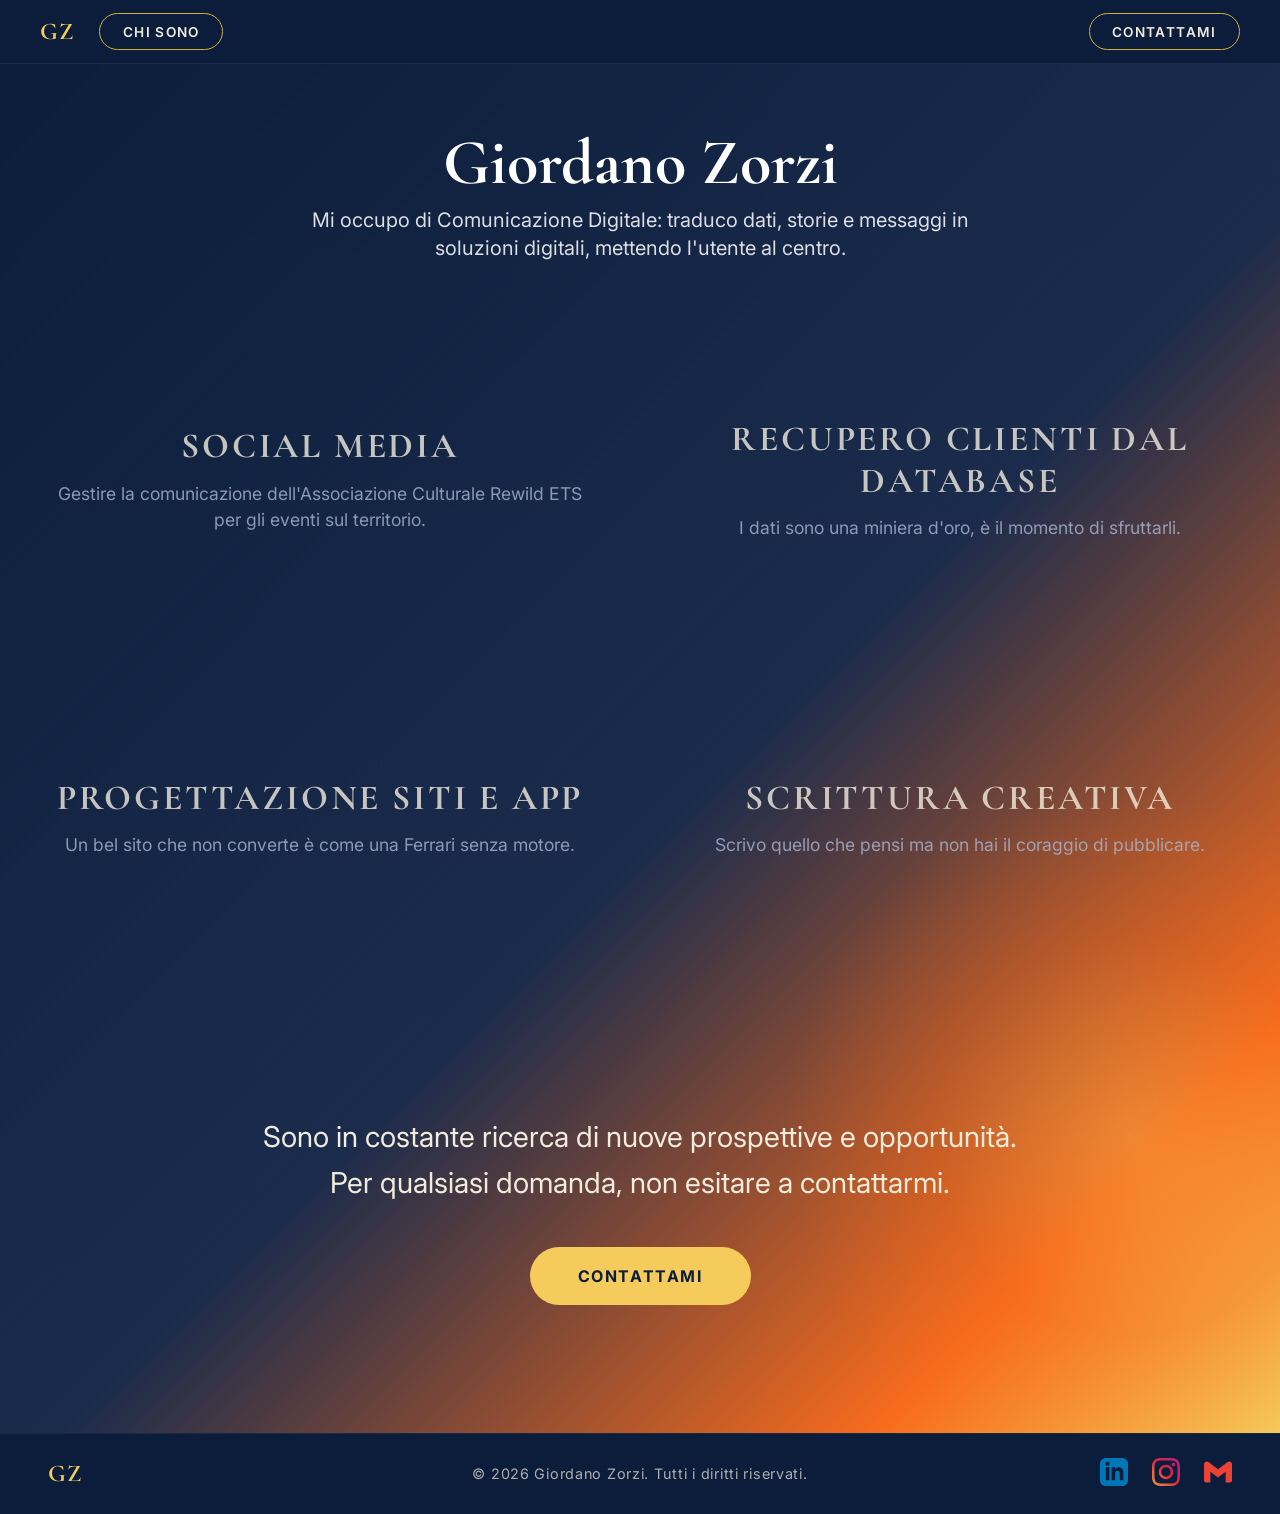
<file: index.html>
<!DOCTYPE html>
<html lang="it">
<head>
  <meta charset="UTF-8">
  <meta name="viewport" content="width=device-width, initial-scale=1.0">
  <title>Giordano Zorzi — Digital Strategist</title>
  <meta name="description" content="Portfolio di Giordano Zorzi, Digital Strategist. Competenze verticali in Copywriting, UX & CRO, Foto & Video, CRM & Automation. In cerca di opportunità di Alto Apprendistato.">
  <meta name="author" content="Giordano Zorzi">
  <meta property="og:type" content="website">
  <meta property="og:title" content="Giordano Zorzi — Digital Strategist">
  <meta property="og:description" content="Portfolio interattivo di Giordano Zorzi. Digital Strategist specializzato in Copywriting, UX/CRO, Visual Content e Marketing Automation.">
  <meta property="og:image" content="og-image.jpg">
  <meta property="og:image:width" content="1200">
  <meta property="og:image:height" content="627">
  <link rel="stylesheet" href="index.css">
</head>
<body>

  <!-- ======== NAVBAR ======== -->
  <nav id="navbar">
    <div class="nav-left">
      <a href="index.html" class="nav-logo-text" data-transition>GZ</a>
      <a href="chi-sono.html" class="nav-contact" data-transition>CHI SONO</a>
    </div>
    <a href="mailto:zorzigiordano@gmail.com" class="nav-contact">CONTATTAMI</a>
  </nav>

  <!-- ======== MAIN STAGE ======== -->
  <main id="main-stage">

    <!-- Manifesto — Top, under navbar -->
    <section class="manifesto-section">
      <h1 class="manifesto-title">Giordano Zorzi</h1>
      <p class="manifesto-subtitle">Mi occupo di Comunicazione Digitale: traduco dati, storie e messaggi in soluzioni digitali, mettendo l'utente al centro.</p>
    </section>

    <!-- 2×2 Quadrant Grid -->
    <div class="quadrant-grid">

      <!-- Q1 — Social Media Rewild (Top-Left) -->
      <a href="social-media-rewild.html" class="quadrant" id="q1" data-transition>
        <h2 class="q-title">Social Media</h2>
        <p class="q-provocative">Gestire la comunicazione dell'Associazione Culturale Rewild ETS per gli eventi sul territorio.</p>
      </a>

      <!-- Q2 — CRM & Automation (Top-Right) -->
      <a href="crm-automation.html" class="quadrant" id="q2" data-transition>
        <h2 class="q-title">Recupero clienti dal database</h2>
        <p class="q-provocative">I dati sono una miniera d'oro, è il momento di sfruttarli.</p>
      </a>

      <!-- Q3 — UX & CRO (Bottom-Left) -->
      <a href="ux-cro.html" class="quadrant" id="q3" data-transition>
        <h2 class="q-title">Progettazione siti e app</h2>
        <p class="q-provocative">Un bel sito che non converte è come una Ferrari senza motore.</p>
      </a>

      <!-- Q4 — Copywriting (Bottom-Right) -->
      <a href="copywriting.html" class="quadrant" id="q4" data-transition>
        <h2 class="q-title">Scrittura creativa</h2>
        <p class="q-provocative">Scrivo quello che pensi ma non hai il coraggio di pubblicare.</p>
      </a>

    </div>

    <!-- Pre-footer / Value Section -->
    <section class="pre-footer">
      <p class="pre-footer-text">Sono in costante ricerca di nuove prospettive e opportunità. Per qualsiasi domanda, non esitare a contattarmi.</p>
      <a href="mailto:zorzigiordano@gmail.com" class="btn-primary" id="pre-footer-contact-btn">CONTATTAMI</a>
    </section>

  </main>

  <!-- ======== FOOTER ======== -->
  <footer class="site-footer">
    <div class="footer-left">GZ</div>
    <div class="footer-center">© 2026 Giordano Zorzi. Tutti i diritti riservati.</div>
    <div class="footer-right" style="gap: 1.5rem; display: flex; align-items: center;">
      <!-- LinkedIn -->
      <a href="https://www.linkedin.com/in/giordano-zorzi" target="_blank" style="text-decoration: none;" aria-label="LinkedIn">
        <svg width="28" height="28" viewBox="0 0 24 24" fill="#0077b5"><path d="M19 0h-14c-2.761 0-5 2.239-5 5v14c0 2.761 2.239 5 5 5h14c2.762 0 5-2.239 5-5v-14c0-2.761-2.238-5-5-5zm-11 19h-3v-11h3v11zm-1.5-12.268c-.966 0-1.75-.79-1.75-1.764s.784-1.764 1.75-1.764 1.75.79 1.75 1.764-.783 1.764-1.75 1.764zm13.5 12.268h-3v-5.604c0-3.368-4-3.113-4 0v5.604h-3v-11h3v1.765c1.396-2.586 7-2.777 7 2.476v6.759z"/></svg>
      </a>
      <!-- Instagram -->
      <a href="https://www.instagram.com/rewild_ets/" target="_blank" style="text-decoration: none;" aria-label="Instagram">
        <svg width="28" height="28" viewBox="0 0 24 24">
          <defs>
            <linearGradient id="ig-grad" x1="0%" y1="100%" x2="100%" y2="0%">
              <stop offset="0%" stop-color="#f09433" />
              <stop offset="25%" stop-color="#e6683c" />
              <stop offset="50%" stop-color="#dc2743" />
              <stop offset="75%" stop-color="#cc2366" />
              <stop offset="100%" stop-color="#bc1888" />
            </linearGradient>
          </defs>
          <path fill="url(#ig-grad)" d="M12 2.163c3.204 0 3.584.012 4.85.07 3.252.148 4.771 1.691 4.919 4.919.058 1.265.069 1.645.069 4.849 0 3.205-.012 3.584-.069 4.849-.149 3.225-1.664 4.771-4.919 4.919-1.266.058-1.644.07-4.85.07-3.204 0-3.584-.012-4.849-.07-3.26-.149-4.771-1.699-4.919-4.92-.058-1.265-.07-1.644-.07-4.849 0-3.204.013-3.583.07-4.849.149-3.227 1.664-4.771 4.919-4.919 1.266-.057 1.645-.069 4.849-.069zm0-2.163c-3.259 0-3.667.014-4.947.072-4.358.2-6.78 2.618-6.98 6.98-.059 1.281-.073 1.689-.073 4.948 0 3.259.014 3.668.072 4.948.2 4.358 2.618 6.78 6.98 6.98 1.281.058 1.689.072 4.948.072 3.259 0 3.668-.014 4.948-.072 4.354-.2 6.782-2.618 6.979-6.98.059-1.28.073-1.689.073-4.948 0-3.259-.014-3.667-.072-4.947-.196-4.354-2.617-6.78-6.979-6.98-1.281-.059-1.69-.073-4.949-.073zm0 5.838c-3.403 0-6.162 2.759-6.162 6.162s2.759 6.163 6.162 6.163 6.162-2.759 6.162-6.163c0-3.403-2.759-6.162-6.162-6.162zm0 10.162c-2.209 0-4-1.79-4-4 0-2.209 1.791-4 4-4s4 1.791 4 4c0 2.21-1.791 4-4 4zm6.406-11.845c-.796 0-1.441.645-1.441 1.44s.645 1.44 1.441 1.44c.795 0 1.439-.645 1.439-1.44s-.644-1.44-1.439-1.44z"/></svg>
      </a>
      <!-- Email -->
      <a href="mailto:zorzigiordano@gmail.com" style="text-decoration: none;" aria-label="Email">
        <svg width="28" height="28" viewBox="0 0 24 24" fill="none" xmlns="http://www.w3.org/2000/svg">
          <path d="M24 5.457v13.909c0 .904-.732 1.636-1.636 1.636h-3.819V11.73L12 16.64l-6.545-4.91v9.273H1.636A1.636 1.636 0 0 1 0 19.366V5.457c0-2.023 2.309-3.178 3.927-1.964L5.455 4.64 12 9.548l6.545-4.91 1.528-1.145C21.69 2.28 24 3.434 24 5.457z" fill="#EA4335"/>
        </svg>
      </a>
    </div>
  </footer>

  <!-- ======== EXPAND OVERLAY (Page Transition) ======== -->
  <div id="expand-overlay" class="expand-overlay"></div>

  <script>
    (function () {
      'use strict';
      const overlay = document.getElementById('expand-overlay');
      document.addEventListener('click', function (e) {
        const link = e.target.closest('[data-transition]');
        if (!link || !link.getAttribute('href') || link.getAttribute('href') === '#') return;
        e.preventDefault();
        
        const ox = e.clientX || window.innerWidth / 2, oy = e.clientY || window.innerHeight / 2;
        overlay.style.clipPath = `circle(0px at ${ox}px ${oy}px)`;
        overlay.classList.add('active');
        overlay.offsetHeight;
        overlay.style.clipPath = `circle(200vmax at ${ox}px ${oy}px)`;
        
        setTimeout(() => {
          const isBackBtn = link.classList.contains('back-btn');
          if (isBackBtn && window.history.length > 1 && document.referrer.includes(window.location.hostname)) {
            window.history.back();
          } else {
            window.location.href = link.getAttribute('href');
          }
        }, 850);
      });
    })();
  </script>
  <!-- Form nascosto per il rilevamento automatico di Netlify Forms -->
  <form name="contact-portfolio" data-netlify="true" netlify-honeypot="bot-field" hidden>
    <input type="text" name="nome" />
    <input type="email" name="email" />
    <input type="text" name="occupazione" />
    <input type="text" name="colpito" />
    <textarea name="richiesta"></textarea>
  </form>
  <script src="contact.js"></script>
</body>
</html>
</file>
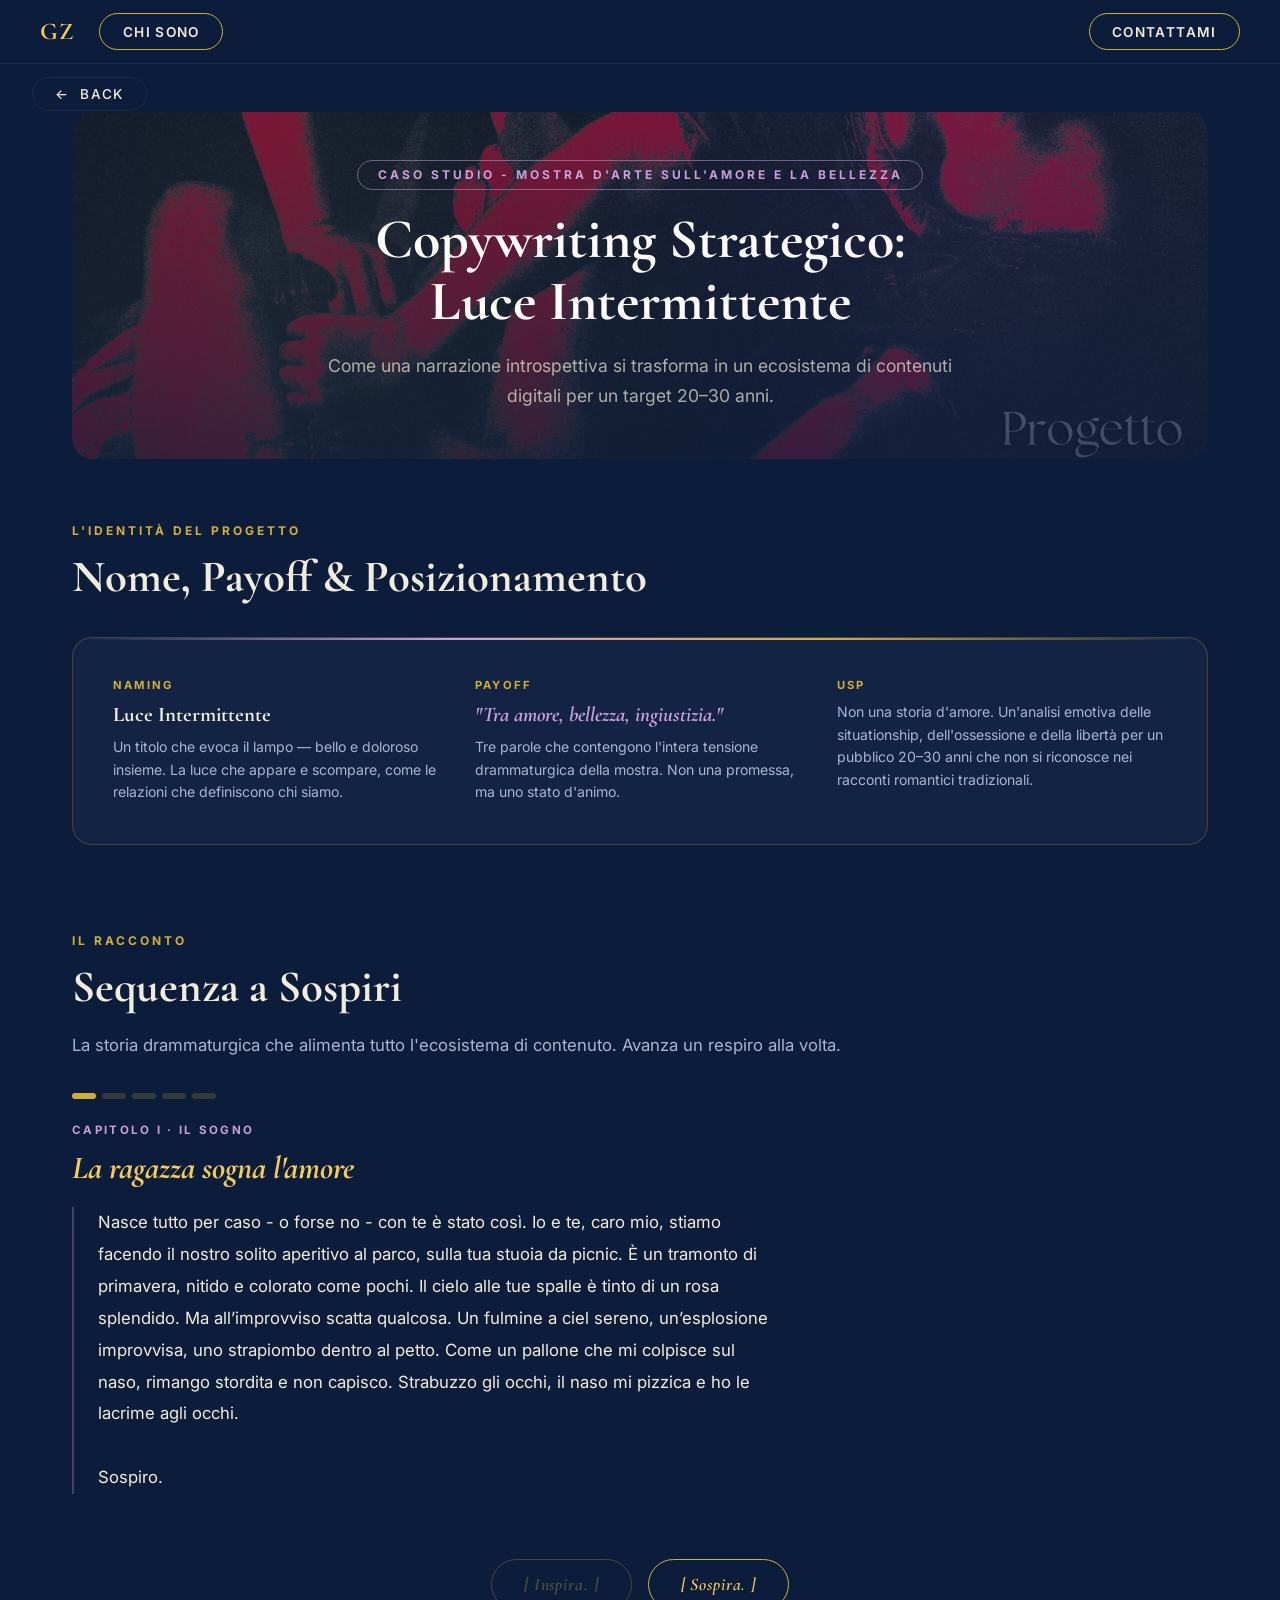
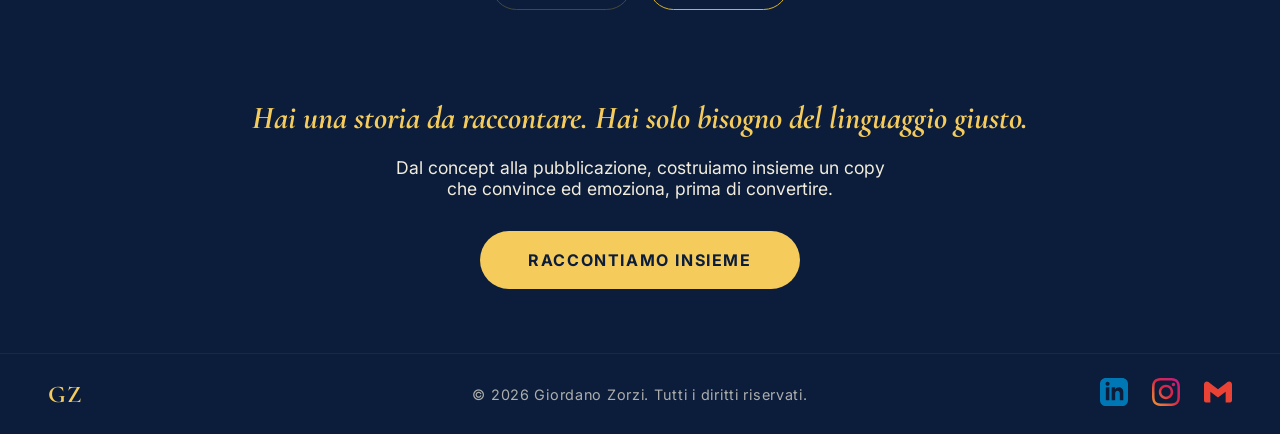
<file: copywriting.html>
<!DOCTYPE html>
<html lang="it">
<head>
  <meta charset="UTF-8">
  <meta name="viewport" content="width=device-width, initial-scale=1.0">
  <title>Copywriting Strategico: Luce Intermittente — Giordano Zorzi</title>
  <meta name="description" content="Caso studio Copywriting per la mostra 'Luce Intermittente' alle Grotte di Catullo. Come una narrazione introspettiva diventa un ecosistema di contenuti digitali.">
  <meta name="author" content="Giordano Zorzi">
  <link rel="stylesheet" href="index.css">
  <style>
    /* ===== HERO ===== */
    .copy-hero {
      width: 100%;
      min-height: 340px;
      background: linear-gradient(to bottom, rgba(11, 29, 58, 0.55), rgba(11, 29, 58, 0.82)), url('Copywriting/Copertina.png') center/cover no-repeat;
      border-radius: 20px;
      margin-bottom: 4rem;
      display: flex;
      flex-direction: column;
      justify-content: center;
      align-items: center;
      text-align: center;
      padding: 3rem 2rem;
      position: relative;
      overflow: hidden;
      animation: slideUp 0.6s ease both;
    }
    .copy-hero::before {
      content: '';
      position: absolute;
      inset: 0;
      background:
        radial-gradient(circle at 20% 50%, rgba(212,175,55,0.06) 0%, transparent 50%),
        radial-gradient(circle at 80% 30%, rgba(180,120,220,0.07) 0%, transparent 50%);
    }
    .copy-hero-tag {
      font-family: var(--font-sans);
      font-size: 0.75rem;
      font-weight: 700;
      letter-spacing: 0.25em;
      color: #c9a0dc;
      text-transform: uppercase;
      margin-bottom: 1.2rem;
      border: 1px solid rgba(201,160,220,0.5);
      padding: 0.4rem 1.2rem;
      border-radius: 20px;
      display: inline-block;
    }
    .copy-hero-title {
      font-family: var(--font-serif);
      font-size: clamp(1.8rem, 5vw, 3.5rem);
      font-weight: 700;
      color: #ffffff;
      line-height: 1.1;
      margin-bottom: 1.2rem;
    }
    .copy-hero-subtitle {
      font-family: var(--font-sans);
      font-size: clamp(0.95rem, 2vw, 1.1rem);
      color: rgba(242,236,221,0.7);
      max-width: 640px;
      line-height: 1.7;
    }

    /* ===== SECTION COMMONS ===== */
    .section-eyebrow {
      font-family: var(--font-sans);
      font-size: 0.75rem;
      font-weight: 700;
      letter-spacing: 0.25em;
      color: var(--gold-satin);
      text-transform: uppercase;
      margin-bottom: 0.8rem;
    }
    .section-title {
      font-family: var(--font-serif);
      font-size: clamp(1.8rem, 3.5vw, 2.8rem);
      font-weight: 700;
      color: var(--text-eggshell);
      margin-bottom: 1rem;
      line-height: 1.2;
    }
    .section-desc {
      font-family: var(--font-sans);
      font-size: 1.05rem;
      color: var(--text-muted);
      line-height: 1.8;
    }
    .copy-section { margin-bottom: 5.5rem; }

    /* ===== IDENTITY BOX ===== */
    .identity-box {
      background: rgba(26,43,76,0.5);
      border: 1px solid rgba(212,175,55,0.25);
      border-radius: 20px;
      padding: 2.5rem;
      margin-top: 2rem;
      display: grid;
      grid-template-columns: 1fr 1fr 1fr;
      gap: 2rem;
      position: relative;
      overflow: hidden;
    }
    .identity-box::before {
      content: '';
      position: absolute;
      top: 0; left: 0; right: 0;
      height: 2px;
      background: linear-gradient(90deg, transparent, #c9a0dc, var(--gold-satin), transparent);
    }
    .identity-field-label {
      font-family: var(--font-sans);
      font-size: 0.7rem;
      font-weight: 700;
      letter-spacing: 0.2em;
      color: var(--gold-satin);
      text-transform: uppercase;
      margin-bottom: 0.6rem;
    }
    .identity-field-value {
      font-family: var(--font-serif);
      font-size: 1.3rem;
      font-weight: 700;
      color: var(--text-eggshell);
      line-height: 1.3;
    }
    .identity-field-value.italic { font-style: italic; color: #c9a0dc; }
    .identity-field-sub {
      font-family: var(--font-sans);
      font-size: 0.88rem;
      color: var(--text-muted);
      line-height: 1.6;
      margin-top: 0.5rem;
    }

    /* ===== SOSPIRI SEQUENCE ===== */
    .sospiri-container {
      position: relative;
      margin-top: 2rem;
      display: flex;
      flex-direction: column;
    }
    .sospiri-text-area {
      position: relative;
      transition: height 0.7s cubic-bezier(0.25, 0.8, 0.25, 1);
    }
    .sospiro-block {
      position: absolute;
      top: 0; left: 0; width: 100%;
      opacity: 0;
      visibility: hidden;
      pointer-events: none;
    }
    .sospiro-block.active { 
      visibility: visible;
      pointer-events: auto;
      animation: sospiroIn 0.7s ease both; 
    }
    @keyframes sospiroIn {
      from { opacity: 0; transform: translateY(16px); }
      to   { opacity: 1; transform: translateY(0); }
    }
    @keyframes sospiroOut {
      from { opacity: 1; transform: translateY(0); }
      to   { opacity: 0; transform: translateY(-16px); }
    }
    .sospiro-block.exiting { 
      visibility: visible;
      animation: sospiroOut 0.4s ease both; 
    }

    .sospiro-progress {
      display: flex;
      gap: 6px;
      margin-bottom: 1.5rem;
    }
    .sospiro-dot {
      width: 24px; height: 6px;
      border-radius: 3px;
      background: rgba(212,175,55,0.2);
      transition: all 0.35s ease;
      cursor: pointer;
    }
    .sospiro-dot:hover { background: rgba(212,175,55,0.5); }
    .sospiro-dot.done { background: var(--gold-saffron); }
    .sospiro-dot.active { background: var(--gold-satin); }

    .sospiro-chapter {
      font-family: var(--font-sans);
      font-size: 0.72rem;
      font-weight: 700;
      letter-spacing: 0.2em;
      color: #c9a0dc;
      text-transform: uppercase;
      margin-bottom: 0.8rem;
    }
    .sospiro-title {
      font-family: var(--font-serif);
      font-size: clamp(1.4rem, 3vw, 2rem);
      font-weight: 700;
      color: var(--gold-saffron);
      margin-bottom: 1.2rem;
      font-style: italic;
      line-height: 1.2;
    }
    .sospiro-text {
      font-family: var(--font-sans);
      font-size: 1.05rem;
      color: var(--text-eggshell);
      line-height: 1.9;
      max-width: 700px;
      border-left: 2px solid rgba(201,160,220,0.3);
      padding-left: 1.5rem;
    }

    .sospira-btn {
      display: inline-flex;
      align-items: center;
      gap: 0.5rem;
      margin-top: 2.5rem;
      background: transparent;
      border: 1px solid var(--gold-satin);
      color: var(--gold-saffron);
      font-family: var(--font-serif);
      font-size: 1.1rem;
      font-style: italic;
      font-weight: 600;
      padding: 0.9rem 2rem;
      border-radius: 50px;
      cursor: pointer;
      transition: var(--transition-smooth);
      letter-spacing: 0.05em;
    }
    .sospira-btn:hover {
      background: rgba(212,175,55,0.08);
      box-shadow: 0 0 20px rgba(212,175,55,0.15);
    }
    .sospira-btn:disabled { opacity: 0; pointer-events: none; }

    /* ===== FLIP CARDS ===== */
    .flip-grid {
      display: grid;
      grid-template-columns: repeat(3, 1fr);
      gap: 1.5rem;
      margin-top: 2rem;
    }
    .flip-card {
      height: 300px;
      perspective: 1000px;
      cursor: pointer;
    }
    .flip-card-inner {
      position: relative;
      width: 100%;
      height: 100%;
      transform-style: preserve-3d;
      transition: transform 0.65s cubic-bezier(0.25, 0.8, 0.25, 1);
    }
    .flip-card:hover .flip-card-inner,
    .flip-card.flipped .flip-card-inner {
      transform: rotateY(180deg);
    }
    .flip-front, .flip-back {
      position: absolute;
      inset: 0;
      border-radius: 16px;
      padding: 1.8rem;
      backface-visibility: hidden;
      -webkit-backface-visibility: hidden;
    }
    .flip-front {
      background: rgba(26,43,76,0.6);
      border: 1px solid rgba(212,175,55,0.2);
      display: flex;
      flex-direction: column;
      justify-content: space-between;
    }
    .flip-back {
      background: linear-gradient(135deg, rgba(42,21,64,0.95), rgba(26,43,76,0.95));
      border: 1px solid var(--gold-satin);
      transform: rotateY(180deg);
      display: flex;
      flex-direction: column;
      justify-content: space-between;
    }
    .flip-phase {
      font-family: var(--font-sans);
      font-size: 0.68rem;
      font-weight: 700;
      letter-spacing: 0.2em;
      color: var(--gold-satin);
      text-transform: uppercase;
      margin-bottom: 0.5rem;
    }
    .flip-quote {
      font-family: var(--font-serif);
      font-size: 1.05rem;
      font-style: italic;
      color: var(--text-eggshell);
      line-height: 1.5;
      flex: 1;
      display: flex;
      align-items: center;
    }
    .flip-hint {
      font-family: var(--font-sans);
      font-size: 0.72rem;
      color: rgba(212,175,55,0.5);
      text-align: right;
      letter-spacing: 0.1em;
    }
    .flip-objective {
      font-family: var(--font-sans);
      font-size: 0.7rem;
      font-weight: 700;
      letter-spacing: 0.15em;
      color: #c9a0dc;
      text-transform: uppercase;
      margin-bottom: 0.5rem;
    }
    .flip-post-text {
      font-family: var(--font-sans);
      font-size: 0.9rem;
      color: var(--text-eggshell);
      line-height: 1.7;
      flex: 1;
    }
    .flip-strategy {
      font-family: var(--font-sans);
      font-size: 0.78rem;
      color: var(--gold-satin);
      font-style: italic;
      padding-top: 0.8rem;
      border-top: 1px solid rgba(212,175,55,0.15);
    }

    /* ===== ASSET PLACEHOLDERS ===== */
    .assets-grid {
      display: grid;
      grid-template-columns: repeat(4, 1fr);
      gap: 1rem;
      margin-top: 2rem;
    }
    .asset-ph {
      aspect-ratio: 4/5;
      border: 1px dashed rgba(212,175,55,0.2);
      border-radius: 12px;
      display: flex;
      flex-direction: column;
      align-items: center;
      justify-content: center;
      gap: 0.4rem;
      background: rgba(26,43,76,0.2);
      transition: var(--transition-smooth);
    }
    .asset-ph:hover { border-color: rgba(212,175,55,0.4); background: rgba(26,43,76,0.4); }
    .asset-ph-icon { font-size: 1.8rem; opacity: 0.35; }
    .asset-ph-label {
      font-family: var(--font-sans);
      font-size: 0.7rem;
      color: rgba(212,175,55,0.4);
      letter-spacing: 0.1em;
      text-transform: uppercase;
    }

    /* ===== RESPONSIVE ===== */
    @media (max-width: 900px) {
      .identity-box { grid-template-columns: 1fr 1fr; }
      .flip-grid { grid-template-columns: 1fr; height: auto; }
      .flip-card { height: 260px; }
      .assets-grid { grid-template-columns: repeat(2, 1fr); }
    }
    @media (max-width: 600px) {
      .identity-box { grid-template-columns: 1fr; }
      .assets-grid { grid-template-columns: repeat(2, 1fr); }
    }
  </style>
</head>
<body>

  <!-- ======== NAVBAR ======== -->
  <nav id="navbar">
    <div class="nav-left">
      <a href="index.html" class="nav-logo-text" data-transition>GZ</a>
      <a href="chi-sono.html" class="nav-contact" data-transition>CHI SONO</a>
    </div>
    <a href="mailto:zorzigiordano@gmail.com" class="nav-contact">CONTATTAMI</a>
  </nav>

  <!-- ======== BACK BUTTON ======== -->
  <a href="index.html" class="back-btn" data-transition>
    <span class="back-arrow">←</span> BACK
  </a>

  <!-- ======== PAGE CONTENT ======== -->
  <div class="page-wrapper">
    <div class="case-study-wrapper">

      <!-- HERO -->
      <div class="copy-hero">
        <span class="copy-hero-tag">CASO STUDIO - MOSTRA D'ARTE SULL'AMORE E LA BELLEZZA</span>
        <h1 class="copy-hero-title">Copywriting Strategico:<br>Luce Intermittente</h1>
        <p class="copy-hero-subtitle">Come una narrazione introspettiva si trasforma in un ecosistema di contenuti digitali per un target 20–30 anni.</p>
      </div>

      <!-- IDENTITY BOX -->
      <div class="copy-section">
        <p class="section-eyebrow">L'Identità del Progetto</p>
        <h2 class="section-title">Nome, Payoff &amp; Posizionamento</h2>

        <div class="identity-box">
          <div>
            <div class="identity-field-label">Naming</div>
            <div class="identity-field-value">Luce Intermittente</div>
            <div class="identity-field-sub">Un titolo che evoca il lampo — bello e doloroso insieme. La luce che appare e scompare, come le relazioni che definiscono chi siamo.</div>
          </div>
          <div>
            <div class="identity-field-label">Payoff</div>
            <div class="identity-field-value italic">"Tra amore, bellezza, ingiustizia."</div>
            <div class="identity-field-sub">Tre parole che contengono l'intera tensione drammaturgica della mostra. Non una promessa, ma uno stato d'animo.</div>
          </div>
          <div>
            <div class="identity-field-label">USP</div>
            <div class="identity-field-sub">Non una storia d'amore. Un'analisi emotiva delle situationship, dell'ossessione e della libertà per un pubblico 20–30 anni che non si riconosce nei racconti romantici tradizionali.</div>
          </div>
        </div>
      </div>

      <!-- IL RACCONTO DINAMICO: SEQUENZA A SOSPIRI -->
      <div class="copy-section">
        <p class="section-eyebrow">Il Racconto</p>
        <h2 class="section-title">Sequenza a Sospiri</h2>
        <p class="section-desc">La storia drammaturgica che alimenta tutto l'ecosistema di contenuto. Avanza un respiro alla volta.</p>

        <div class="sospiri-container">
          <div class="sospiro-progress" id="sospiro-progress">
            <div class="sospiro-dot active"></div>
            <div class="sospiro-dot"></div>
            <div class="sospiro-dot"></div>
            <div class="sospiro-dot"></div>
            <div class="sospiro-dot"></div>
          </div>

          <div class="sospiri-text-area">
            <!-- Blocco 1 -->
            <div class="sospiro-block active" id="sospiro-1">
              <div class="sospiro-chapter">Capitolo I · Il Sogno</div>
            <div class="sospiro-title">La ragazza sogna l'amore</div>
            <p class="sospiro-text">
              Nasce tutto per caso - o forse no - con te è stato così. Io e te, caro mio, stiamo facendo il nostro solito aperitivo al parco, sulla tua stuoia da picnic. È un tramonto di primavera, nitido e colorato come pochi. Il cielo alle tue spalle è tinto di un rosa splendido. Ma all’improvviso scatta qualcosa. Un fulmine a ciel sereno, un’esplosione improvvisa, uno strapiombo dentro al petto. Come un pallone che mi colpisce sul naso, rimango stordita e non capisco. Strabuzzo gli occhi, il naso mi pizzica e ho le lacrime agli occhi.
              <br><br>
              Sospiro.
            </p>
          </div>

          <!-- Blocco 2 -->
          <div class="sospiro-block" id="sospiro-2">
            <div class="sospiro-chapter">Capitolo II · La Sveglia</div>
            <div class="sospiro-title">*drin!* 6:28</div>
            <p class="sospiro-text">
              *drin!* 6:28 - suona la sveglia. La luce mattutina inonda la stanza e colpisce le lenzuola. Sento il calore del sole scaldarmi le ossa. Non apro gli occhi - non voglio abbandonarti! *boom!* Tentando di spegnere la sveglia, la faccio cadere nel buco nero di carta e plastica che risiede stabilmente ai piedi del mio giaciglio.
              <br><br>
              Sospiro.
              <br><br>
              Voglio abbandonare questa realtà. Voglio tornare a ricordarti, amore mio! I tuoi occhi nero pece, il tuo profumo agrumato… tutti i discorsi che facevi sul matrimonio e l’amore eterno…
            </p>
          </div>

          <!-- Blocco 3 -->
          <div class="sospiro-block" id="sospiro-3">
            <div class="sospiro-chapter">Capitolo III · Il Ricordo</div>
            <div class="sospiro-title">Elena e il Senno di Poi</div>
            <p class="sospiro-text">
              dicevi che Dio ci aveva scelti come Adamo ed Eva. Mi facevi sentire speciale. Non proverò più quello che provo per te, non lo proverò più per nessun altro. è impossibile: tu sei tutto!
              <br><br>
              Sospiro.
              <br><br>
              Io ho sempre avuto occhi solo per te. Tu non credevi lo stesso. La tua gelosia mi faceva sentire importante per te, difesa. Ma alle volte esageravi. Elena me lo diceva spesso, ma io la ignoravo: lei non era nella posizione di dirmi cosa dovessi fare, non poteva capirmi, chiusa nella sua torre d’avorio con Christian. Ma col senno di poi ebbe ragione. Ohh se ebbe ragione.
              <br><br>
              Sospiro.
            </p>
          </div>

          <!-- Blocco 4 -->
          <div class="sospiro-block" id="sospiro-4">
            <div class="sospiro-chapter">Capitolo IV · L'Ossessione</div>
            <div class="sospiro-title">L'Ossessione per Gioele</div>
            <p class="sospiro-text">
              Tu eri ossessionato da Gioele, il mio vecchio amico d’infanzia. Io e lui siamo cresciuti come fratello e sorella: le rispettive mamme ci venivano a prendere dopo scuola e le nonne cucinavano le lasagne al ragù, lui guardava sempre Dragon Ball su Italia 1. Tu sei entrato nella mia vita molto dopo, verso i 20 anni. Gioele è sempre stato al mio fianco, tu no. Eppure ti sei permesso di metterti tra noi due, alzare la voce e le mani, ferire me e lui.
              <br><br>
              Eri impazzito per una sciocchezza. Non accettavi che andassi vestita e truccata come volessi io. Non ascoltavi le mie idee e svalutavi i miei pareri. Non volevi che mi sentissi me stessa, volevi sentirmi tua. La tua gelosia è diventata invasiva quando ho sentito di essere diventata una tua proprietà. Non lo accetto più.
            </p>
          </div>

          <!-- Blocco 5 -->
          <div class="sospiro-block" id="sospiro-5">
            <div class="sospiro-chapter">Capitolo V · Il Finale</div>
            <div class="sospiro-title">Torno al Presente</div>
            <p class="sospiro-text">
              Ohh se Elena aveva ragione.
              <br><br>
              Sospiro.
              <br><br>
              Torno al presente. La luce si fa spazio tra le ciglia e mi riconnette alla realtà.
              <br><br>
              Posso provare di nuovo l’amore?
              <br>
              Che cos’è l’amore a questo punto?
              <br>
              Una violenza, un sogno o un ricordo?
              <br>
              L’amore è arte e unione? L’amore è possesso e manipolazione?
              <br>
              L’amore è vita o morte?
              <br><br>
              <span style="font-style: italic; opacity: 0.85;">Una storia di Giordano Zorzi</span>
            </p>
          </div>
        </div> <!-- end sospiri-text-area -->
        </div> <!-- end sospiri-container -->

        <div class="sospira-nav" style="display: flex; gap: 1rem; justify-content: center; margin-top: 1.5rem; flex-shrink: 0;">
          <button class="sospira-btn" id="inspira-btn" aria-label="Torna al capitolo precedente" style="opacity:0.3;" disabled>[ Inspira. ]</button>
          <button class="sospira-btn" id="sospira-btn" aria-label="Leggi il prossimo capitolo">[ Sospira. ]</button>
        </div>
      </div>

      <!-- DAL RACCONTO AI POST - NASCOSTA TEMPORANEAMENTE -->
      <div class="copy-section" style="display: none;">
        <p class="section-eyebrow">Dal Racconto ai Post</p>
        <h2 class="section-title">La Traduzione nel Piano Editoriale Digitale</h2>
        <p class="section-desc">Come la storia drammaturgica diventa contenuto strategico. Hover o click su ogni card per vedere il post reale e il suo obiettivo.</p>

        <div class="flip-grid" id="flip-grid">

          <!-- Card 1: PRE-EVENTO -->
          <div class="flip-card" id="card-1" tabindex="0" role="button" aria-label="Card 1: Hype Pre-evento" aria-pressed="false">
            <div class="flip-card-inner">
              <div class="flip-front">
                <div>
                  <div class="flip-phase">Hype Pre-evento</div>
                  <div class="flip-quote">
                    "Quanto mi manca...<br>quel fulmine a ciel sereno."
                  </div>
                </div>
                <div class="flip-hint">⟳ Gira la card</div>
              </div>
              <div class="flip-back">
                <div>
                  <div class="flip-objective">Obiettivo: Hype &amp; Anticipazione</div>
                  <div class="flip-post-text">
                    "C'è quella sensazione che hai provato almeno una volta. Quel momento in cui tutto stava bene, e poi all'improvviso — boom. Un fulmine a ciel sereno. Non sempre è una cosa brutta. A volte è l'inizio di tutto.
                    <br><br>
                    <strong>Luce Intermittente</strong> apre il prossimo mese. Sei pronto a ricordare?"
                  </div>
                </div>
                <div class="flip-strategy">↗ Strategia: nostalgia + anticipazione senza rivelare il contenuto.</div>
              </div>
            </div>
          </div>

          <!-- Card 2: DURANTE -->
          <div class="flip-card" id="card-2" tabindex="0" role="button" aria-label="Card 2: Consapevolezza Durante" aria-pressed="false">
            <div class="flip-card-inner">
              <div class="flip-front">
                <div>
                  <div class="flip-phase">Consapevolezza Durante</div>
                  <div class="flip-quote">
                    "Ma mi hai fatta sentire in trappola, come Dafne."
                  </div>
                </div>
                <div class="flip-hint">⟳ Gira la card</div>
              </div>
              <div class="flip-back">
                <div>
                  <div class="flip-objective">Focus: Situationship &amp; Empowerment</div>
                  <div class="flip-post-text">
                    "Dafne scappava da Apollo non perché non lo capiva — ma perché capiva troppo bene cosa sarebbe diventata se fosse rimasta.
                    <br><br>
                    Le situationship moderne funzionano così: ti tengono abbastanza vicina da farti sentire speciale, abbastanza lontana da non sentirti mai al sicuro."
                  </div>
                </div>
                <div class="flip-strategy">↗ Strategia: riferimento mitologico + identificazione emotiva per il pubblico 20-30.</div>
              </div>
            </div>
          </div>

          <!-- Card 3: POST-EVENTO -->
          <div class="flip-card" id="card-3" tabindex="0" role="button" aria-label="Card 3: Engagement Finale" aria-pressed="false">
            <div class="flip-card-inner">
              <div class="flip-front">
                <div>
                  <div class="flip-phase">Engagement Finale</div>
                  <div class="flip-quote">
                    "L'amore è vita... o morte?"
                  </div>
                </div>
                <div class="flip-hint">⟳ Gira la card</div>
              </div>
              <div class="flip-back">
                <div>
                  <div class="flip-objective">Obiettivo: Engagement &amp; Riflessione Collettiva</div>
                  <div class="flip-post-text">
                    "Cosa ti ha lasciato Luce Intermittente? Noi crediamo che l'amore autentico — quello che ti lascia crescere — non assomigli a quasi nulla di quello che ci hanno raccontato.
                    <br><br>
                    Dimmi nei commenti: qual era la frase che ti ha colpito di più. E perché."
                  </div>
                </div>
                <div class="flip-strategy">↗ Strategia: domanda aperta + UGC implicito per amplificare il post-evento.</div>
              </div>
            </div>
          </div>

        </div>
      </div>

      <!-- ASSET CREATIVI - NASCOSTA TEMPORANEAMENTE -->
      <div class="copy-section" style="display: none;">
        <p class="section-eyebrow">Asset Creativi</p>
        <h2 class="section-title">Visual dei Post — In Produzione</h2>
        <p class="section-desc">I placeholder degli asset creativi correlati al piano editoriale. Le immagini finali saranno inserite in fase di pubblicazione.</p>

        <div class="assets-grid">
          <div class="asset-ph"><div class="asset-ph-icon">🖼️</div><div class="asset-ph-label">Asset #1</div></div>
          <div class="asset-ph"><div class="asset-ph-icon">🖼️</div><div class="asset-ph-label">Asset #2</div></div>
          <div class="asset-ph"><div class="asset-ph-icon">🖼️</div><div class="asset-ph-label">Asset #3</div></div>
          <div class="asset-ph"><div class="asset-ph-icon">🖼️</div><div class="asset-ph-label">Asset #4</div></div>
          <div class="asset-ph"><div class="asset-ph-icon">🎬</div><div class="asset-ph-label">Reel #1</div></div>
          <div class="asset-ph"><div class="asset-ph-icon">🎬</div><div class="asset-ph-label">Reel #2</div></div>
          <div class="asset-ph"><div class="asset-ph-icon">📱</div><div class="asset-ph-label">Stories #1</div></div>
          <div class="asset-ph"><div class="asset-ph-icon">📱</div><div class="asset-ph-label">Stories #2</div></div>
        </div>
      </div>

      <!-- CTA FINALE -->
      <div style="text-align: center; margin: 4rem 0 4rem 0;">
        <h3 style="font-family: var(--font-serif); font-size: 2rem; color: var(--gold-saffron); margin-bottom: 1.2rem; font-style: italic;">
          Hai una storia da raccontare. Hai solo bisogno del linguaggio giusto.
        </h3>
        <p style="font-size: 1.1rem; color: var(--text-eggshell); margin-bottom: 2rem; max-width: 500px; margin-left:auto; margin-right:auto;">
          Dal concept alla pubblicazione, costruiamo insieme un copy che convince ed emoziona, prima di convertire.
        </p>
        <a href="mailto:zorzigiordano@gmail.com" class="btn-primary">RACCONTIAMO INSIEME</a>
      </div>

    </div>
  </div>

  <!-- ======== EXPAND OVERLAY ======== -->
  <div id="expand-overlay" class="expand-overlay"></div>

  <!-- ======== FOOTER ======== -->
  <footer class="site-footer">
    <div class="footer-left">GZ</div>
    <div class="footer-center">© 2026 Giordano Zorzi. Tutti i diritti riservati.</div>
    <div class="footer-right" style="gap: 1.5rem; display: flex; align-items: center;">
      <a href="https://www.linkedin.com/in/giordano-zorzi" target="_blank" style="text-decoration: none;" aria-label="LinkedIn">
        <svg width="28" height="28" viewBox="0 0 24 24" fill="#0077b5"><path d="M19 0h-14c-2.761 0-5 2.239-5 5v14c0 2.761 2.239 5 5 5h14c2.762 0 5-2.239 5-5v-14c0-2.761-2.238-5-5-5zm-11 19h-3v-11h3v11zm-1.5-12.268c-.966 0-1.75-.79-1.75-1.764s.784-1.764 1.75-1.764 1.75.79 1.75 1.764-.783 1.764-1.75 1.764zm13.5 12.268h-3v-5.604c0-3.368-4-3.113-4 0v5.604h-3v-11h3v1.765c1.396-2.586 7-2.777 7 2.476v6.759z"/></svg>
      </a>
      <a href="https://www.instagram.com/rewild_ets/" target="_blank" style="text-decoration: none;" aria-label="Instagram">
        <svg width="28" height="28" viewBox="0 0 24 24"><defs><linearGradient id="ig-grad-copy" x1="0%" y1="100%" x2="100%" y2="0%"><stop offset="0%" stop-color="#f09433"/><stop offset="25%" stop-color="#e6683c"/><stop offset="50%" stop-color="#dc2743"/><stop offset="75%" stop-color="#cc2366"/><stop offset="100%" stop-color="#bc1888"/></linearGradient></defs><path fill="url(#ig-grad-copy)" d="M12 2.163c3.204 0 3.584.012 4.85.07 3.252.148 4.771 1.691 4.919 4.919.058 1.265.069 1.645.069 4.849 0 3.205-.012 3.584-.069 4.849-.149 3.225-1.664 4.771-4.919 4.919-1.266.058-1.644.07-4.85.07-3.204 0-3.584-.012-4.849-.07-3.26-.149-4.771-1.699-4.919-4.92-.058-1.265-.07-1.644-.07-4.849 0-3.204.013-3.583.07-4.849.149-3.227 1.664-4.771 4.919-4.919 1.266-.057 1.645-.069 4.849-.069zm0-2.163c-3.259 0-3.667.014-4.947.072-4.358.2-6.78 2.618-6.98 6.98-.059 1.281-.073 1.689-.073 4.948 0 3.259.014 3.668.072 4.948.2 4.358 2.618 6.78 6.98 6.98 1.281.058 1.689.072 4.948.072 3.259 0 3.668-.014 4.948-.072 4.354-.2 6.782-2.618 6.979-6.98.059-1.28.073-1.689.073-4.948 0-3.259-.014-3.667-.072-4.947-.196-4.354-2.617-6.78-6.979-6.98-1.281-.059-1.69-.073-4.949-.073zm0 5.838c-3.403 0-6.162 2.759-6.162 6.162s2.759 6.163 6.162 6.163 6.162-2.759 6.162-6.163c0-3.403-2.759-6.162-6.162-6.162zm0 10.162c-2.209 0-4-1.79-4-4 0-2.209 1.791-4 4-4s4 1.791 4 4c0 2.21-1.791 4-4 4zm6.406-11.845c-.796 0-1.441.645-1.441 1.44s.645 1.44 1.441 1.44c.795 0 1.439-.645 1.439-1.44s-.644-1.44-1.439-1.44z"/></svg>
      </a>
      <a href="mailto:zorzigiordano@gmail.com" style="text-decoration: none;" aria-label="Email">
        <svg width="28" height="28" viewBox="0 0 24 24" fill="none" xmlns="http://www.w3.org/2000/svg">
          <path d="M24 5.457v13.909c0 .904-.732 1.636-1.636 1.636h-3.819V11.73L12 16.64l-6.545-4.91v9.273H1.636A1.636 1.636 0 0 1 0 19.366V5.457c0-2.023 2.309-3.178 3.927-1.964L5.455 4.64 12 9.548l6.545-4.91 1.528-1.145C21.69 2.28 24 3.434 24 5.457z" fill="#EA4335"/>
        </svg>
      </a>
    </div>
  </footer>

  <script>
    (function () {
      'use strict';

      /* ===== PAGE TRANSITION ===== */
      const overlay = document.getElementById('expand-overlay');
      document.addEventListener('click', function (e) {
        const link = e.target.closest('[data-transition]');
        if (!link || !link.getAttribute('href') || link.getAttribute('href') === '#') return;
        e.preventDefault();
        const ox = e.clientX || window.innerWidth / 2, oy = e.clientY || window.innerHeight / 2;
        overlay.style.clipPath = `circle(0px at ${ox}px ${oy}px)`;
        overlay.classList.add('active');
        overlay.offsetHeight;
        overlay.style.clipPath = `circle(200vmax at ${ox}px ${oy}px)`;
        setTimeout(() => {
          const isBackBtn = link.classList.contains('back-btn');
          if (isBackBtn && window.history.length > 1 && document.referrer.includes(window.location.hostname)) {
            window.history.back();
          } else {
            window.location.href = link.getAttribute('href');
          }
        }, 850);
      });

      /* ===== SOSPIRI SEQUENCE ===== */
      const blocks = document.querySelectorAll('.sospiro-block');
      const dots = document.querySelectorAll('.sospiro-dot');
      const sospiraBtn = document.getElementById('sospira-btn');
      const inspiraBtn = document.getElementById('inspira-btn');
      const textArea = document.querySelector('.sospiri-text-area');
      let current = 0;

      function updateHeight(idx) {
        if (!textArea || !blocks[idx]) return;
        textArea.style.height = blocks[idx].offsetHeight + 'px';
      }

      window.addEventListener('load', () => updateHeight(current));
      window.addEventListener('resize', () => updateHeight(current));

      function updateDots(idx) {
        dots.forEach((dot, i) => {
          dot.classList.remove('active', 'done');
          if (i < idx) dot.classList.add('done');
          else if (i === idx) dot.classList.add('active');
        });
      }

      function updateButtons() {
        sospiraBtn.disabled = current === blocks.length - 1;
        if (inspiraBtn) {
          inspiraBtn.disabled = current === 0;
          inspiraBtn.style.opacity = current === 0 ? '0.3' : '1';
        }
      }

      function transitionTo(idx) {
        if (idx === current || idx < 0 || idx >= blocks.length) return;

        const outgoing = blocks[current];
        outgoing.classList.add('exiting');
        
        // Avvia l'animazione fluida dell'altezza
        updateHeight(idx);

        setTimeout(() => {
          outgoing.classList.remove('active', 'exiting');
          current = idx;
          blocks[current].classList.add('active');
          updateDots(current);
          updateButtons();
        }, 380);
      }

      sospiraBtn.addEventListener('click', () => {
        transitionTo(current + 1);
      });

      if (inspiraBtn) {
        inspiraBtn.addEventListener('click', () => {
          transitionTo(current - 1);
        });
      }

      dots.forEach((dot, i) => {
        dot.addEventListener('click', () => {
          transitionTo(i);
        });
      });

      /* ===== FLIP CARDS (keyboard + touch support) ===== */
      document.querySelectorAll('.flip-card').forEach(card => {
        function toggleFlip() {
          const isFlipped = card.classList.contains('flipped');
          card.classList.toggle('flipped', !isFlipped);
          card.setAttribute('aria-pressed', String(!isFlipped));
        }
        card.addEventListener('click', toggleFlip);
        card.addEventListener('keydown', e => {
          if (e.key === 'Enter' || e.key === ' ') { e.preventDefault(); toggleFlip(); }
        });
      });

    })();
  </script>
  <!-- Form nascosto per il rilevamento automatico di Netlify Forms -->
  <form name="contact-portfolio" data-netlify="true" netlify-honeypot="bot-field" hidden>
    <input type="text" name="nome" />
    <input type="email" name="email" />
    <input type="text" name="occupazione" />
    <input type="text" name="colpito" />
    <textarea name="richiesta"></textarea>
  </form>
  <script src="contact.js"></script>
</body>
</html>
</file>
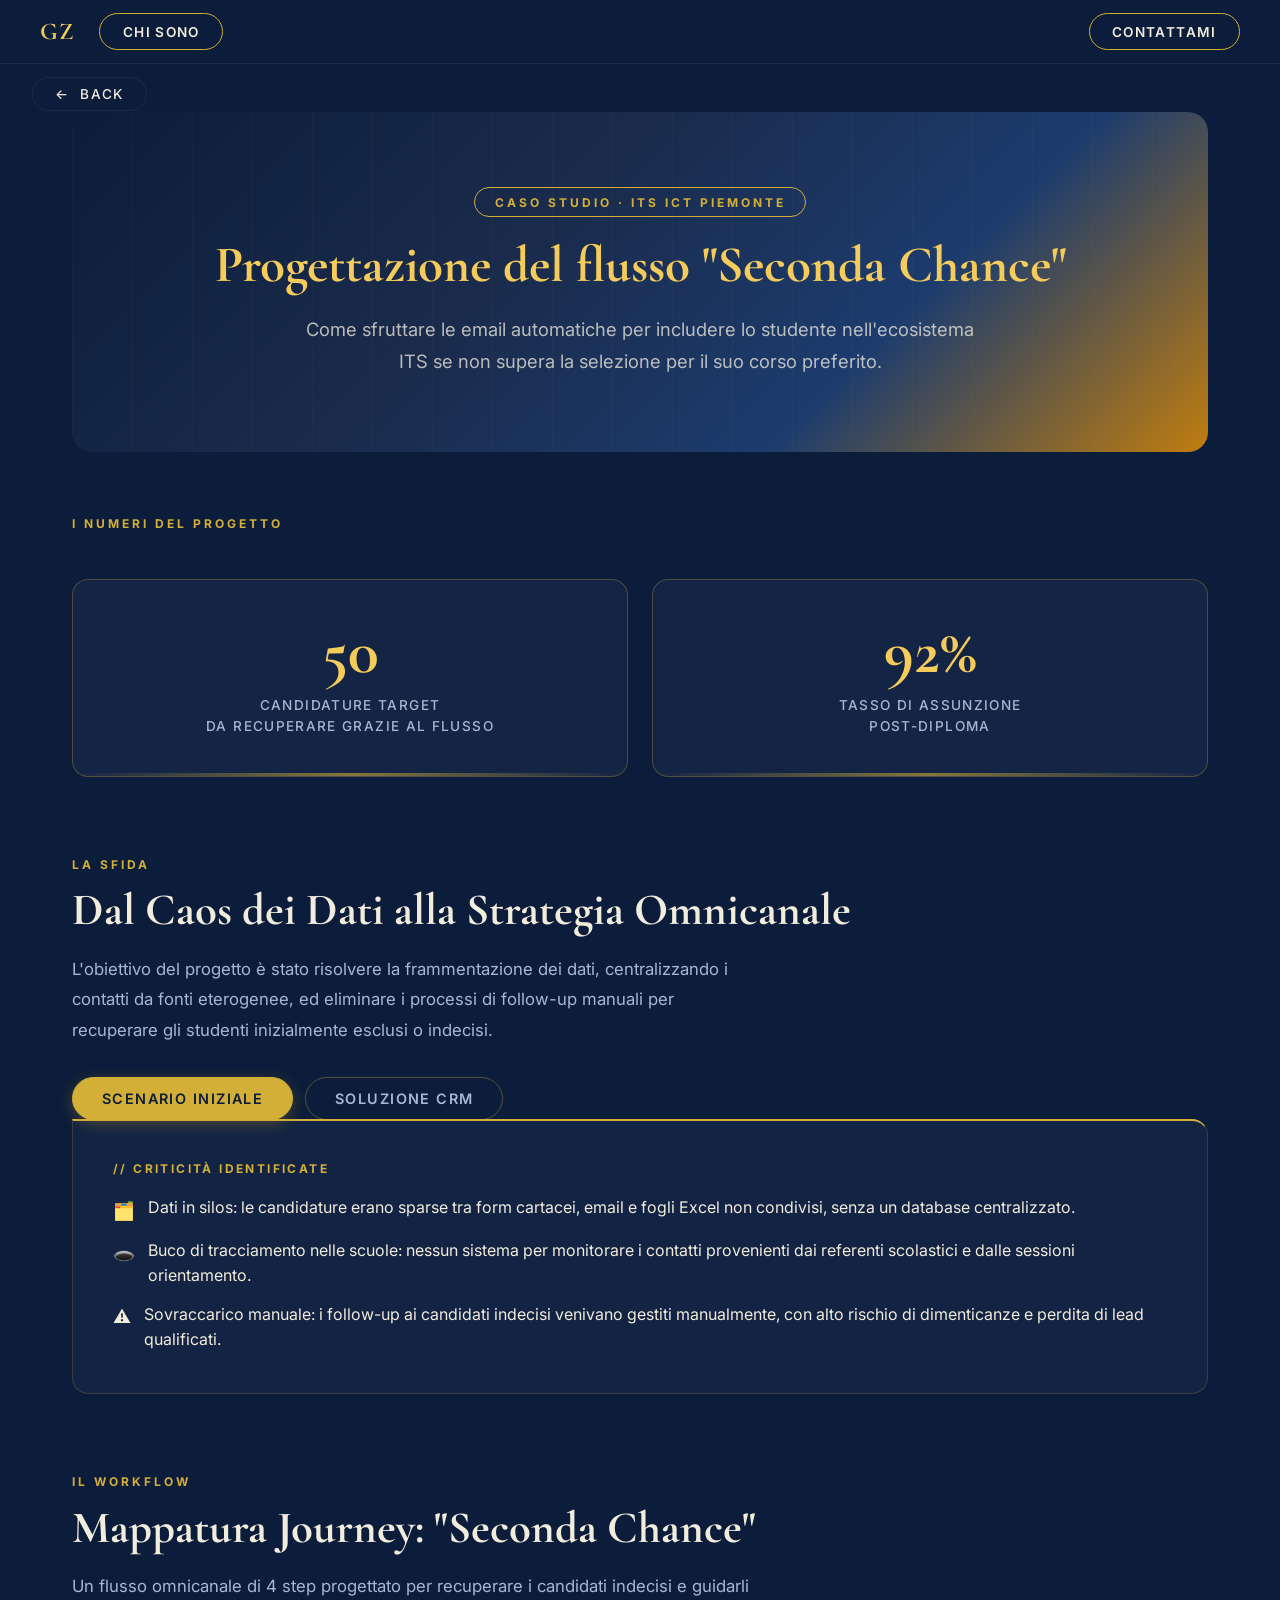
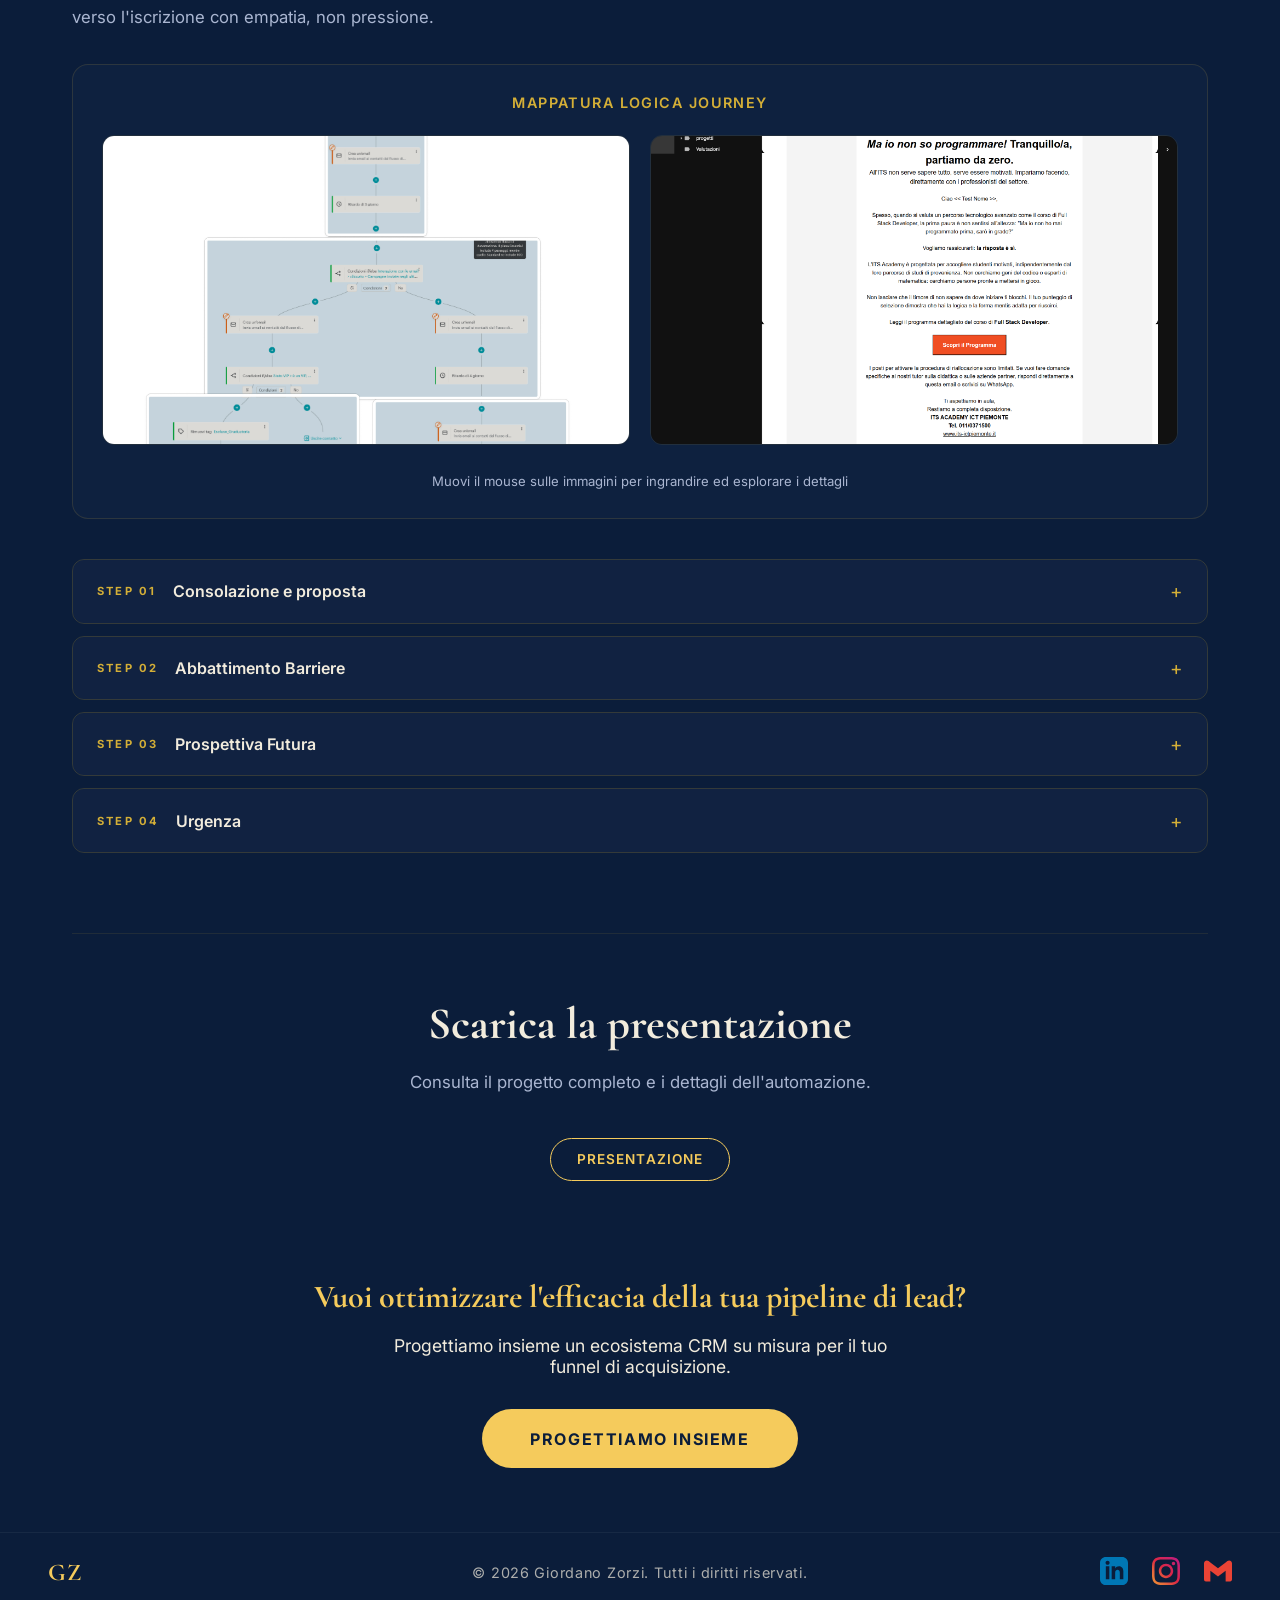
<file: crm-automation.html>
<!DOCTYPE html>
<html lang="it">
<head>
  <meta charset="UTF-8">
  <meta name="viewport" content="width=device-width, initial-scale=1.0">
  <title>CRM & Automation: Caso Studio ITS — Giordano Zorzi</title>
  <meta name="description" content="Caso studio CRM: ecosistema di automazione e data engineering per l'ITS ICT Piemonte. Workflow 'Seconda Chance' per il corso Full Stack Developer.">
  <meta name="author" content="Giordano Zorzi">
  <link rel="stylesheet" href="index.css">
  <style>
    /* ===== PAGE-SPECIFIC STYLES ===== */
    .crm-hero-banner {
      width: 100%;
      min-height: 340px;
      background: linear-gradient(135deg, #0b1d3a 0%, #1a2b4c 40%, #1c3c6e 70%, #c07d10 100%);
      border-radius: 20px;
      margin-bottom: 4rem;
      display: flex;
      flex-direction: column;
      justify-content: center;
      align-items: center;
      text-align: center;
      padding: 3rem 2rem;
      position: relative;
      overflow: hidden;
      animation: slideUp 0.6s ease both;
    }
    .crm-hero-banner::before {
      content: '';
      position: absolute;
      inset: 0;
      background: repeating-linear-gradient(
        90deg,
        rgba(212,175,55,0.03) 0px,
        rgba(212,175,55,0.03) 1px,
        transparent 1px,
        transparent 60px
      );
    }
    .crm-hero-tag {
      font-family: var(--font-sans);
      font-size: 0.75rem;
      font-weight: 700;
      letter-spacing: 0.25em;
      color: var(--gold-satin);
      text-transform: uppercase;
      margin-bottom: 1.2rem;
      border: 1px solid var(--gold-satin);
      padding: 0.4rem 1.2rem;
      border-radius: 20px;
      display: inline-block;
    }
    .crm-hero-title {
      font-family: var(--font-serif);
      font-size: clamp(1.8rem, 4.5vw, 3.2rem);
      font-weight: 700;
      color: var(--gold-saffron);
      line-height: 1.15;
      margin-bottom: 1.2rem;
    }
    .btn-secondary {
      font-family: var(--font-sans);
      font-size: 0.85rem;
      font-weight: 600;
      letter-spacing: 0.08em;
      color: var(--gold-saffron);
      background: transparent;
      border: 1px solid var(--gold-saffron);
      padding: 0.8rem 1.6rem;
      border-radius: 50px;
      cursor: pointer;
      transition: var(--transition-smooth);
      text-transform: uppercase;
      text-decoration: none;
      display: inline-flex;
      align-items: center;
      justify-content: center;
    }
    .btn-secondary:hover {
      background: var(--gold-saffron);
      color: var(--bg-night);
      box-shadow: 0 0 15px rgba(245, 203, 92, 0.25);
    }
    .crm-hero-subtitle {
      font-family: var(--font-sans);
      font-size: clamp(0.95rem, 2vw, 1.15rem);
      color: rgba(242,236,221,0.75);
      max-width: 700px;
      line-height: 1.7;
    }

    /* ===== KPI COUNTERS ===== */
    .kpi-grid {
      display: grid;
      grid-template-columns: repeat(2, 1fr);
      gap: 1.5rem;
      margin: 3rem 0 5rem 0;
    }
    .kpi-box {
      background: rgba(26,43,76,0.6);
      border: 1px solid rgba(212,175,55,0.3);
      border-radius: 16px;
      padding: 2.5rem 1.5rem;
      text-align: center;
      transition: var(--transition-smooth);
      position: relative;
      overflow: hidden;
    }
    .kpi-box::before {
      content: '';
      position: absolute;
      bottom: 0; left: 0; right: 0;
      height: 3px;
      background: linear-gradient(90deg, transparent, var(--gold-satin), transparent);
      opacity: 0.6;
    }
    .kpi-box:hover {
      border-color: var(--gold-satin);
      box-shadow: 0 8px 30px rgba(212,175,55,0.1);
      transform: translateY(-4px);
    }
    .kpi-number {
      font-family: var(--font-serif);
      font-size: clamp(2.5rem, 5vw, 4rem);
      font-weight: 700;
      color: var(--gold-saffron);
      line-height: 1;
      margin-bottom: 0.6rem;
      display: block;
    }
    .kpi-label {
      font-family: var(--font-sans);
      font-size: 0.85rem;
      font-weight: 500;
      color: var(--text-muted);
      text-transform: uppercase;
      letter-spacing: 0.1em;
      line-height: 1.4;
    }

    /* ===== SECTION HEADINGS ===== */
    .section-eyebrow {
      font-family: var(--font-sans);
      font-size: 0.75rem;
      font-weight: 700;
      letter-spacing: 0.25em;
      color: var(--gold-satin);
      text-transform: uppercase;
      margin-bottom: 0.8rem;
    }
    .section-title {
      font-family: var(--font-serif);
      font-size: clamp(1.8rem, 3.5vw, 2.8rem);
      font-weight: 700;
      color: var(--text-eggshell);
      margin-bottom: 1rem;
      line-height: 1.2;
    }
    .section-desc {
      font-family: var(--font-sans);
      font-size: 1.05rem;
      color: var(--text-muted);
      line-height: 1.8;
      max-width: 680px;
    }
    .crm-section {
      margin-bottom: 5rem;
    }

    /* ===== TABS ===== */
    .tabs-wrapper {
      margin-top: 2rem;
    }
    .tabs-nav {
      display: flex;
      gap: 0.75rem;
      margin-bottom: 0;
      flex-wrap: wrap;
    }
    .tab-btn {
      background: transparent;
      border: 1px solid rgba(212,175,55,0.35);
      color: var(--text-muted);
      font-family: var(--font-sans);
      font-size: 0.9rem;
      font-weight: 600;
      text-transform: uppercase;
      letter-spacing: 0.1em;
      padding: 0.75rem 1.8rem;
      border-radius: 50px;
      cursor: pointer;
      transition: var(--transition-smooth);
    }
    .tab-btn:hover { color: var(--text-eggshell); border-color: var(--gold-satin); }
    .tab-btn.active {
      background: var(--gold-satin);
      color: var(--bg-night);
      border-color: var(--gold-satin);
      box-shadow: 0 4px 15px rgba(205,156,32,0.3);
    }
    .tabs-content-area {
      background: rgba(26,43,76,0.5);
      border: 1px solid rgba(212,175,55,0.2);
      border-radius: 0 16px 16px 16px;
      padding: 2.5rem;
      margin-top: -1px;
      min-height: 200px;
      border-top: 2px solid var(--gold-satin);
    }
    .tab-panel { display: none; animation: fadeInPanel 0.4s ease both; }
    .tab-panel.active { display: block; }
    @keyframes fadeInPanel {
      from { opacity: 0; transform: translateY(10px); }
      to   { opacity: 1; transform: translateY(0); }
    }
    .tab-panel h4 {
      font-family: var(--font-sans);
      font-size: 0.75rem;
      font-weight: 700;
      letter-spacing: 0.2em;
      color: var(--gold-satin);
      text-transform: uppercase;
      margin-bottom: 1.2rem;
    }
    .criticita-list {
      list-style: none;
      display: flex;
      flex-direction: column;
      gap: 0.8rem;
    }
    .criticita-list li {
      display: flex;
      align-items: flex-start;
      gap: 0.8rem;
      font-family: var(--font-sans);
      font-size: 1rem;
      color: var(--text-eggshell);
      line-height: 1.6;
    }
    .criticita-list li::before {
      content: attr(data-icon);
      font-size: 1.1rem;
      flex-shrink: 0;
      margin-top: 0.1rem;
    }
    .benefit-list {
      list-style: none;
      display: flex;
      flex-direction: column;
      gap: 0.8rem;
    }
    .benefit-list li {
      display: flex;
      align-items: flex-start;
      gap: 0.8rem;
      font-family: var(--font-sans);
      font-size: 1rem;
      color: var(--text-eggshell);
      line-height: 1.6;
    }
    .benefit-list li::before {
      content: '✓';
      color: var(--gold-saffron);
      font-weight: 700;
      flex-shrink: 0;
    }

    /* ===== DATA ENGINEERING CARD ===== */
    .db-card {
      background: #0d1e36;
      border: 1px solid rgba(212,175,55,0.25);
      border-radius: 16px;
      padding: 2rem;
      font-family: 'Courier New', monospace;
      margin-top: 2rem;
      overflow-x: auto;
    }
    .db-card-header {
      display: flex;
      align-items: center;
      gap: 0.5rem;
      margin-bottom: 1.5rem;
      padding-bottom: 1rem;
      border-bottom: 1px solid rgba(212,175,55,0.15);
    }
    .db-dot { width: 12px; height: 12px; border-radius: 50%; }
    .db-dot.red   { background: #ff5f57; }
    .db-dot.amber { background: #ffbd2e; }
    .db-dot.green { background: #28c840; }
    .db-card-title {
      font-family: var(--font-sans);
      font-size: 0.8rem;
      color: var(--text-muted);
      letter-spacing: 0.1em;
      margin-left: 0.5rem;
    }
    .db-table {
      width: 100%;
      border-collapse: collapse;
      font-size: 0.88rem;
    }
    .db-table th {
      color: var(--gold-satin);
      text-align: left;
      padding: 0.5rem 1rem;
      border-bottom: 1px solid rgba(212,175,55,0.2);
      font-weight: 600;
      font-family: var(--font-sans);
      font-size: 0.75rem;
      letter-spacing: 0.15em;
      text-transform: uppercase;
    }
    .db-table td {
      padding: 0.6rem 1rem;
      border-bottom: 1px solid rgba(255,255,255,0.04);
      color: var(--text-eggshell);
      vertical-align: top;
    }
    .db-table tr:last-child td { border-bottom: none; }
    .db-table tr:hover td { background: rgba(212,175,55,0.04); }
    .badge {
      display: inline-block;
      padding: 0.2rem 0.7rem;
      border-radius: 20px;
      font-size: 0.75rem;
      font-weight: 600;
      background: rgba(212,175,55,0.15);
      color: var(--gold-saffron);
      border: 1px solid rgba(212,175,55,0.3);
      cursor: help;
      position: relative;
    }
    .badge[data-tooltip]:hover::after {
      content: attr(data-tooltip);
      position: absolute;
      bottom: calc(100% + 8px);
      left: 50%;
      transform: translateX(-50%);
      background: #0d1e36;
      border: 1px solid var(--gold-satin);
      color: var(--text-eggshell);
      font-family: var(--font-sans);
      font-size: 0.78rem;
      font-weight: 400;
      line-height: 1.5;
      padding: 0.8rem 1rem;
      border-radius: 10px;
      width: 280px;
      z-index: 100;
      box-shadow: 0 8px 24px rgba(0,0,0,0.5);
      white-space: normal;
      text-align: center;
      pointer-events: none;
    }
    .badge[data-tooltip]:hover::before {
      content: '';
      position: absolute;
      bottom: calc(100% + 2px);
      left: 50%;
      transform: translateX(-50%);
      border: 6px solid transparent;
      border-top-color: var(--gold-satin);
      z-index: 101;
      pointer-events: none;
    }

    /* ===== WORKFLOW PDF PLACEHOLDER ===== */
    .pdf-placeholder {
      border: 1.5px dashed var(--gold-satin);
      border-radius: 16px;
      min-height: 280px;
      display: flex;
      flex-direction: column;
      align-items: center;
      justify-content: center;
      gap: 1rem;
      margin-top: 2rem;
      background: rgba(212,175,55,0.03);
      text-align: center;
      padding: 2rem;
    }
    .pdf-placeholder-icon {
      font-size: 3rem;
      opacity: 0.5;
    }
    .pdf-placeholder-title {
      font-family: var(--font-sans);
      font-size: 0.9rem;
      font-weight: 600;
      color: var(--gold-satin);
      letter-spacing: 0.1em;
      text-transform: uppercase;
    }
    .pdf-placeholder-sub {
      font-family: var(--font-sans);
      font-size: 0.8rem;
      color: var(--text-muted);
    }

    /* ===== ACCORDION ===== */
    .accordion {
      margin-top: 2.5rem;
      display: flex;
      flex-direction: column;
      gap: 0.75rem;
    }
    .accordion-item {
      border: 1px solid rgba(212,175,55,0.2);
      border-radius: 12px;
      overflow: hidden;
      transition: var(--transition-smooth);
    }
    .accordion-item.open {
      border-color: var(--gold-satin);
      box-shadow: 0 4px 20px rgba(212,175,55,0.1);
    }
    .accordion-header {
      display: flex;
      align-items: center;
      justify-content: space-between;
      padding: 1.2rem 1.5rem;
      cursor: pointer;
      background: rgba(26,43,76,0.4);
      transition: var(--transition-smooth);
      gap: 1rem;
    }
    .accordion-header:hover { background: rgba(26,43,76,0.8); }
    .accordion-step {
      font-family: var(--font-sans);
      font-size: 0.7rem;
      font-weight: 700;
      letter-spacing: 0.2em;
      color: var(--gold-satin);
      text-transform: uppercase;
      flex-shrink: 0;
    }
    .accordion-title-text {
      font-family: var(--font-sans);
      font-size: 1rem;
      font-weight: 600;
      color: var(--text-eggshell);
      flex: 1;
    }
    .accordion-icon {
      color: var(--gold-satin);
      font-size: 1.2rem;
      transition: transform 0.35s ease;
      flex-shrink: 0;
    }
    .accordion-item.open .accordion-icon { transform: rotate(45deg); }
    .accordion-body {
      max-height: 0;
      overflow: hidden;
      transition: max-height 0.45s cubic-bezier(0.25, 0.8, 0.25, 1);
    }
    .accordion-item.open .accordion-body { max-height: 500px; }
    .accordion-body-inner {
      padding: 1.2rem 1.5rem 1.8rem 1.5rem;
      border-top: 1px solid rgba(212,175,55,0.1);
    }
    .accordion-body-inner p {
      font-family: var(--font-sans);
      font-size: 1rem;
      color: var(--text-eggshell);
      line-height: 1.8;
    }
    .accordion-body-inner .mockup-link {
      display: inline-flex;
      align-items: center;
      gap: 0.4rem;
      margin-top: 1rem;
      color: var(--gold-saffron);
      font-family: var(--font-sans);
      font-size: 0.9rem;
      font-weight: 600;
      text-decoration: none;
      border-bottom: 1px solid transparent;
      transition: var(--transition-smooth);
      cursor: pointer;
    }
    .accordion-body-inner .mockup-link:hover {
      border-bottom-color: var(--gold-saffron);
      gap: 0.6rem;
    }

    /* ===== MODAL ===== */
    .modal-backdrop {
      position: fixed;
      inset: 0;
      background: rgba(0,0,0,0.75);
      backdrop-filter: blur(6px);
      z-index: 5000;
      display: flex;
      align-items: center;
      justify-content: center;
      padding: 1.5rem;
      opacity: 0;
      pointer-events: none;
      transition: opacity 0.35s ease;
    }
    .modal-backdrop.open {
      opacity: 1;
      pointer-events: all;
    }
    .modal-box {
      background: #0f1f3a;
      border: 1px solid var(--gold-satin);
      border-radius: 20px;
      padding: 0;
      max-width: 540px;
      width: 100%;
      box-shadow: 0 20px 60px rgba(0,0,0,0.6);
      transform: scale(0.9) translateY(20px);
      transition: transform 0.35s cubic-bezier(0.25, 0.8, 0.25, 1);
      overflow: hidden;
    }
    .modal-backdrop.open .modal-box {
      transform: scale(1) translateY(0);
    }
    .modal-top-bar {
      background: rgba(212,175,55,0.08);
      border-bottom: 1px solid rgba(212,175,55,0.15);
      padding: 0.8rem 1.2rem;
      display: flex;
      align-items: center;
      justify-content: space-between;
    }
    .modal-top-label {
      font-family: var(--font-sans);
      font-size: 0.75rem;
      color: var(--gold-satin);
      letter-spacing: 0.15em;
      text-transform: uppercase;
      font-weight: 600;
    }
    .modal-close {
      background: none;
      border: 1px solid rgba(212,175,55,0.3);
      color: var(--text-muted);
      width: 32px;
      height: 32px;
      border-radius: 50%;
      font-size: 1rem;
      cursor: pointer;
      display: flex;
      align-items: center;
      justify-content: center;
      transition: var(--transition-smooth);
    }
    .modal-close:hover { color: var(--text-eggshell); border-color: var(--gold-satin); }
    .modal-email-body {
      padding: 2rem;
    }
    .email-header-row {
      border-bottom: 1px solid rgba(255,255,255,0.08);
      padding-bottom: 1rem;
      margin-bottom: 1.5rem;
    }
    .email-field {
      display: flex;
      gap: 0.75rem;
      align-items: baseline;
      margin-bottom: 0.4rem;
    }
    .email-field-label {
      font-family: var(--font-sans);
      font-size: 0.78rem;
      font-weight: 600;
      color: var(--text-muted);
      width: 60px;
      flex-shrink: 0;
      text-transform: uppercase;
      letter-spacing: 0.1em;
    }
    .email-field-val {
      font-family: var(--font-sans);
      font-size: 0.9rem;
      color: var(--text-eggshell);
    }
    .email-subject-line {
      font-family: var(--font-serif);
      font-size: 1.3rem;
      font-weight: 700;
      color: var(--gold-saffron);
      margin-bottom: 1.5rem;
      line-height: 1.3;
    }
    .email-copy {
      font-family: var(--font-sans);
      font-size: 0.95rem;
      color: var(--text-eggshell);
      line-height: 1.8;
    }
    .email-copy p { margin-bottom: 1rem; }
    .email-copy strong { color: var(--gold-saffron); }
    .email-cta {
      display: block;
      background: var(--gold-saffron);
      color: var(--bg-night);
      text-align: center;
      padding: 0.9rem 1.5rem;
      border-radius: 50px;
      font-family: var(--font-sans);
      font-size: 0.9rem;
      font-weight: 700;
      text-transform: uppercase;
      letter-spacing: 0.1em;
      margin-top: 1.5rem;
      text-decoration: none;
      cursor: default;
    }

    .crm-zoom-card {
      border-radius: 12px;
      overflow: hidden;
      border: 1px solid rgba(212,175,55,0.1);
      height: 310px;
      position: relative;
      cursor: zoom-in;
    }
    .crm-zoom-card img {
      width: 100%;
      height: 100%;
      object-fit: cover;
      object-position: center;
      transition: transform 0.3s cubic-bezier(0.25, 0.8, 0.25, 1);
      display: block;
      transform-origin: center center;
    }
    .crm-zoom-card:hover img {
      transform: scale(2.0); /* Zoom del 200% per leggere precisamente i testi */
    }

    /* ===== RESPONSIVE ===== */
    @media (max-width: 700px) {
      .kpi-grid { grid-template-columns: 1fr; }
      .db-table { font-size: 0.78rem; }
      .badge[data-tooltip]:hover::after { width: 220px; left: 0; transform: none; }
      .tabs-content-area { padding: 1.5rem; }
    }
  </style>
</head>
<body>

  <!-- ======== NAVBAR ======== -->
  <nav id="navbar">
    <div class="nav-left">
      <a href="index.html" class="nav-logo-text" data-transition>GZ</a>
      <a href="chi-sono.html" class="nav-contact" data-transition>CHI SONO</a>
    </div>
    <a href="mailto:zorzigiordano@gmail.com" class="nav-contact">CONTATTAMI</a>
  </nav>

  <!-- ======== BACK BUTTON ======== -->
  <a href="index.html" class="back-btn" data-transition>
    <span class="back-arrow">←</span> BACK
  </a>

  <!-- ======== PAGE CONTENT ======== -->
  <div class="page-wrapper">
    <div class="case-study-wrapper">

      <!-- HERO -->
      <div class="crm-hero-banner">
        <span class="crm-hero-tag">Caso Studio · ITS ICT Piemonte</span>
        <h1 class="crm-hero-title">Progettazione del flusso "Seconda Chance"</h1>
        <p class="crm-hero-subtitle">Come sfruttare le email automatiche per includere lo studente nell'ecosistema ITS se non supera la selezione per il suo corso preferito.</p>
      </div>

      <!-- KPI COUNTERS -->
      <div class="crm-section">
        <p class="section-eyebrow">I Numeri del Progetto</p>
        <div class="kpi-grid" id="kpi-grid">
          <div class="kpi-box">
            <span class="kpi-number" data-target="50" data-suffix="">0</span>
            <span class="kpi-label">Candidature Target<br>da recuperare grazie al flusso</span>
          </div>
          <div class="kpi-box">
            <span class="kpi-number" data-target="92" data-suffix="%">0%</span>
            <span class="kpi-label">tasso di assunzione<br>post-diploma</span>
          </div>
        </div>
      </div>

      <!-- LA SFIDA: TABS -->
      <div class="crm-section">
        <p class="section-eyebrow">La Sfida</p>
        <h2 class="section-title">Dal Caos dei Dati alla Strategia Omnicanale</h2>
        <p class="section-desc">L'obiettivo del progetto è stato risolvere la frammentazione dei dati, centralizzando i contatti da fonti eterogenee, ed eliminare i processi di follow-up manuali per recuperare gli studenti inizialmente esclusi o indecisi.</p>

        <div class="tabs-wrapper">
          <div class="tabs-nav" role="tablist" aria-label="La sfida: scenario e soluzione">
            <button class="tab-btn active" role="tab" aria-selected="true" aria-controls="panel-scenario" id="tab-scenario" data-tab="scenario">Scenario Iniziale</button>
            <button class="tab-btn" role="tab" aria-selected="false" aria-controls="panel-soluzione" id="tab-soluzione" data-tab="soluzione">Soluzione CRM</button>
          </div>
          <div class="tabs-content-area">
            <div class="tab-panel active" id="panel-scenario" role="tabpanel" aria-labelledby="tab-scenario">
              <h4>// Criticità Identificate</h4>
              <ul class="criticita-list">
                <li data-icon="🗂️">Dati in silos: le candidature erano sparse tra form cartacei, email e fogli Excel non condivisi, senza un database centralizzato.</li>
                <li data-icon="🕳️">Buco di tracciamento nelle scuole: nessun sistema per monitorare i contatti provenienti dai referenti scolastici e dalle sessioni orientamento.</li>
                <li data-icon="⚠️">Sovraccarico manuale: i follow-up ai candidati indecisi venivano gestiti manualmente, con alto rischio di dimenticanze e perdita di lead qualificati.</li>
              </ul>
            </div>
            <div class="tab-panel" id="panel-soluzione" role="tabpanel" aria-labelledby="tab-soluzione">
              <h4>// Benefici della Soluzione CRM</h4>
              <ul class="benefit-list">
                <li>Database centralizzato: un unico record per ogni candidato, con storico completo delle interazioni e stato aggiornato in tempo reale.</li>
                <li>Nurturing automatico: sequenze di email personalizzate attivate automaticamente in base al comportamento del candidato nel funnel.</li>
                <li>Segmentazione avanzata: filtri normativi per identificare i profili Under 29 idonei all'Alto Apprendistato e ottimizzare il matching con le aziende partner.</li>
                <li>Dashboard di monitoring: visibilità in tempo reale sull'avanzamento delle candidature per canale, fonte e status.</li>
              </ul>
            </div>
          </div>
        </div>
      </div>

      <!-- DATA ENGINEERING - NASCOSTA TEMPORANEAMENTE -->
      <div class="crm-section" style="display: none;">
        <p class="section-eyebrow">Data Engineering</p>
        <h2 class="section-title">Il Database: Struttura e Segmentazione</h2>
        <p class="section-desc">Il punto di partenza di ogni buona automazione è un dato pulito. Ho costruito lo schema di database unificando le informazioni dei file <code style="color:var(--gold-satin);background:rgba(212,175,55,0.1);padding:0.1rem 0.5rem;border-radius:6px;">Digital_Strategist.xlsx</code> e <code style="color:var(--gold-satin);background:rgba(212,175,55,0.1);padding:0.1rem 0.5rem;border-radius:6px;">Full_Stack_Developer.xlsx</code>.</p>

        <div class="db-card">
          <div class="db-card-header">
            <div class="db-dot red"></div>
            <div class="db-dot amber"></div>
            <div class="db-dot green"></div>
            <span class="db-card-title">contacts_its_fullstack.db — Estrazione Dati CRM</span>
          </div>
          <table class="db-table">
            <thead>
              <tr>
                <th>Contatto</th>
                <th>Data Nascita</th>
                <th>Città</th>
                <th>Titolo Studio</th>
                <th>Stato Lead</th>
                <th>Tipo Placement</th>
              </tr>
            </thead>
            <tbody>
              <tr>
                <td>R.A.</td>
                <td>12/06/2001</td>
                <td>Torino</td>
                <td>Diploma</td>
                <td><span class="badge" style="background: rgba(40,200,64,0.15); color: #28c840; border: 1px solid rgba(40,200,64,0.25);">Completo</span></td>
                <td><span class="badge" style="background: rgba(245,203,92,0.15); color: var(--gold-saffron); border: 1px solid rgba(245,203,92,0.25);">Apprendistato e Stage</span></td>
              </tr>
              <tr>
                <td>S.A.</td>
                <td>23/09/2006</td>
                <td>Torino</td>
                <td>Diploma Informatica</td>
                <td><span class="badge" style="background: rgba(40,200,64,0.15); color: #28c840; border: 1px solid rgba(40,200,64,0.25);">Completo</span></td>
                <td><span class="badge" style="background: rgba(245,203,92,0.15); color: var(--gold-saffron); border: 1px solid rgba(245,203,92,0.25);">Apprendistato e Stage</span></td>
              </tr>
              <tr>
                <td>S.A.</td>
                <td>20/06/1991</td>
                <td>Torino</td>
                <td>Laurea Magistrale</td>
                <td><span class="badge" style="background: rgba(40,200,64,0.15); color: #28c840; border: 1px solid rgba(40,200,64,0.25);">Completo</span></td>
                <td><span class="badge" style="background: rgba(137,180,250,0.15); color: #89b4fa; border: 1px solid rgba(137,180,250,0.25);">Solo Stage</span></td>
              </tr>
              <tr>
                <td>E.C.</td>
                <td>14/05/1994</td>
                <td>Torino</td>
                <td>Diploma</td>
                <td><span class="badge" style="background: rgba(40,200,64,0.15); color: #28c840; border: 1px solid rgba(40,200,64,0.25);">Completo</span></td>
                <td><span class="badge" style="background: rgba(245,203,92,0.15); color: var(--gold-saffron); border: 1px solid rgba(245,203,92,0.25);">Apprendistato e Stage</span></td>
              </tr>
              <tr>
                <td>G.C.</td>
                <td>10/02/2004</td>
                <td>Settimo Torinese</td>
                <td>Diploma Scientifico</td>
                <td><span class="badge" style="background: rgba(40,200,64,0.15); color: #28c840; border: 1px solid rgba(40,200,64,0.25);">Completo</span></td>
                <td><span class="badge" style="background: rgba(245,203,92,0.15); color: var(--gold-saffron); border: 1px solid rgba(245,203,92,0.25);">Apprendistato e Stage</span></td>
              </tr>
            </tbody>
          </table>
        </div>
      </div>

      <!-- WORKFLOW SECONDA CHANCE -->
      <div class="crm-section">
        <p class="section-eyebrow">Il Workflow</p>
        <h2 class="section-title">Mappatura Journey: "Seconda Chance"</h2>
        <p class="section-desc">Un flusso omnicanale di 4 step progettato per recuperare i candidati indecisi e guidarli verso l'iscrizione con empatia, non pressione.</p>

        <!-- Mappatura Journey Card con Media -->
        <div class="pdf-placeholder" style="flex-direction: column; height: auto; padding: 1.8rem; gap: 1rem; background: rgba(26,43,76,0.3); border: 1px solid rgba(212,175,55,0.15); align-items: stretch; text-align: left;">
          <div class="pdf-placeholder-title" style="margin-bottom: 0.5rem; text-align: center;">Mappatura Logica Journey</div>
          
          <div class="crm-media-grid" style="display: grid; grid-template-columns: repeat(auto-fit, minmax(280px, 1fr)); gap: 1.25rem; width: 100%;">
            <!-- Immagine 1 - Workflow Mailchimp -->
            <div class="crm-zoom-card">
              <img src="CRM/Mailchimp_Workflow.jpg" alt="Workflow Mailchimp" />
            </div>
            <!-- Immagine 2 - Mail Mockup -->
            <div class="crm-zoom-card">
              <img src="CRM/Mail2_Mockup_GZ.png" alt="Mail Mockup GZ" />
            </div>
          </div>
          
          <div class="pdf-placeholder-sub" style="margin-top: 0.8rem; text-align: center; font-size: 0.82rem;">Muovi il mouse sulle immagini per ingrandire ed esplorare i dettagli</div>
        </div>

        <!-- Accordion -->
        <div class="accordion" id="workflow-accordion">

          <div class="accordion-item" id="acc-1">
            <div class="accordion-header" role="button" tabindex="0" aria-expanded="false">
              <span class="accordion-step">Step 01</span>
              <span class="accordion-title-text">Consolazione e proposta</span>
              <span class="accordion-icon">+</span>
            </div>
            <div class="accordion-body">
              <div class="accordion-body-inner">
                <p>Dopo che lo studente viene escluso dal corso, riceve la prima email che empatizza con lui. Si cerca di rassicurare lo studente a non mollare e a considerare altri corsi.</p>
                <p style="margin-top:0.8rem; color:var(--text-muted); font-size:0.9rem;"><strong style="color:var(--gold-satin);">Trigger:</strong> Lo studente viene escluso dalla graduatoria del corso "prima scelta".</p>
              </div>
            </div>
          </div>

          <div class="accordion-item" id="acc-2">
            <div class="accordion-header" role="button" tabindex="0" aria-expanded="false">
              <span class="accordion-step">Step 02</span>
              <span class="accordion-title-text">Abbattimento Barriere</span>
              <span class="accordion-icon">+</span>
            </div>
            <div class="accordion-body">
              <div class="accordion-body-inner">
                <p>Il secondo messaggio affronta direttamente l'obiezione principale: <em>"Non so programmare, non fa per me."</em> Il copy usa un tono rassicurante, diretto e concreto per rimuovere la barriera percettiva più alta.</p>
                <p style="margin-top:0.8rem; color:var(--text-muted); font-size:0.9rem;"><strong style="color:var(--gold-satin);">Trigger:</strong> 3 giorni dopo Step 01.</p>
              </div>
            </div>
          </div>

          <div class="accordion-item" id="acc-3">
            <div class="accordion-header" role="button" tabindex="0" aria-expanded="false">
              <span class="accordion-step">Step 03</span>
              <span class="accordion-title-text">Prospettiva Futura</span>
              <span class="accordion-icon">+</span>
            </div>
            <div class="accordion-body">
              <div class="accordion-body-inner">
                <p>Il terzo step sposta il focus dal "come" al "perché": il candidato viene guidato a visualizzare il suo sé futuro — quello che lavora in un'azienda tech, con contratto di apprendistato, con un portfolio reale. Il 92% di employability rate è il dato centrale di questo messaggio.</p>
                <p style="margin-top:0.8rem; color:var(--text-muted); font-size:0.9rem;"><strong style="color:var(--gold-satin);">Trigger:</strong> 5 giorni dopo Step 02. Invio della testimonianza di un ex-studente.</p>
              </div>
            </div>
          </div>

          <div class="accordion-item" id="acc-4">
            <div class="accordion-header" role="button" tabindex="0" aria-expanded="false">
              <span class="accordion-step">Step 04</span>
              <span class="accordion-title-text">Urgenza</span>
              <span class="accordion-icon">+</span>
            </div>
            <div class="accordion-body">
              <div class="accordion-body-inner">
                <p>L'ultimo step introduce un elemento di scarsità reale: i posti disponibili sono limitati (target: 50 iscritti). Il messaggio finale combina urgenza con un'ultima CTA diretta per prenotare un colloquio conoscitivo, eliminando ogni attrito burocratico.</p>
                <p style="margin-top:0.8rem; color:var(--text-muted); font-size:0.9rem;"><strong style="color:var(--gold-satin);">Trigger:</strong> 7 giorni dopo Step 03. Ultimo tentativo automatico.</p>
              </div>
            </div>
          </div>

        </div>
      </div>

      <!-- DOWNLOAD MATERIALI -->
      <div class="crm-section" style="text-align: center; border-top: 1px solid rgba(212,175,55,0.1); padding-top: 4rem; margin-bottom: 2rem;">
        <h2 class="section-title">Scarica la presentazione</h2>
        <p class="section-desc" style="margin-left: auto; margin-right: auto; margin-bottom: 2.5rem;">Consulta il progetto completo e i dettagli dell'automazione.</p>
        <div style="display: flex; flex-wrap: wrap; justify-content: center; gap: 1.5rem;">
          <a href="CRM/CRM_ITS_Giordano_Zorzi.pdf" download="CRM_ITS_Giordano_Zorzi.pdf" class="btn-secondary" style="display: inline-flex; align-items: center; gap: 0.5rem; text-decoration: none;">
            Presentazione
          </a>
        </div>
      </div>

      <!-- CTA FINALE -->
      <div style="text-align: center; margin: 6rem 0 4rem 0;">
        <h3 style="font-family: var(--font-serif); font-size: 2rem; color: var(--gold-saffron); margin-bottom: 1.2rem;">
          Vuoi ottimizzare l'efficacia della tua pipeline di lead?
        </h3>
        <p style="font-size: 1.1rem; color: var(--text-eggshell); margin-bottom: 2rem; max-width: 500px; margin-left:auto; margin-right:auto;">
          Progettiamo insieme un ecosistema CRM su misura per il tuo funnel di acquisizione.
        </p>
        <a href="mailto:zorzigiordano@gmail.com" class="btn-primary">PROGETTIAMO INSIEME</a>
      </div>

    </div>
  </div>

  <!-- ======== MODAL: MOCKUP MAIL ======== -->
  <div class="modal-backdrop" id="mail-modal" role="dialog" aria-modal="true" aria-labelledby="modal-title">
    <div class="modal-box">
      <div class="modal-top-bar">
        <span class="modal-top-label" id="modal-title">📧 Mockup Mail — Step 02</span>
        <button class="modal-close" id="close-modal-btn" aria-label="Chiudi modale">✕</button>
      </div>
      <div class="modal-email-body">
        <div class="email-header-row">
          <div class="email-field">
            <span class="email-field-label">Da:</span>
            <span class="email-field-val">ITS ICT Piemonte &lt;orientamento@itsict.it&gt;</span>
          </div>
          <div class="email-field">
            <span class="email-field-label">A:</span>
            <span class="email-field-val">Marco R. &lt;marco.r@gmail.com&gt;</span>
          </div>
          <div class="email-field">
            <span class="email-field-label">Oggetto:</span>
            <span class="email-field-val" style="font-weight:600; color:var(--gold-saffron);">
              Ma io non so programmare! Tranquillo, partiamo da zero.
            </span>
          </div>
        </div>
        <div class="email-copy">
          <p>Ciao Marco,</p>
          <p>
            So cosa stai pensando: <strong>"Questo corso fa per chi già sa programmare. Io da zero non ce la faccio."</strong>
          </p>
          <p>
            La verità? Ogni studente che oggi lavora in azienda grazie a noi ha iniziato esattamente da dove sei tu adesso — zero righe di codice scritte.
          </p>
          <p>
            Il nostro metodo parte dai <strong>fondamentali logici</strong>, non dalla sintassi. Prima impari a pensare come un developer, poi il codice viene da sé. 
          </p>
          <p>
            15 minuti al telefono, nessun impegno. Te lo spieghiamo noi.
          </p>
          <p style="color: var(--text-muted); font-size:0.88rem;">
            A presto,<br>
            Il team orientamento ITS ICT Piemonte
          </p>
        </div>
        <div class="email-cta">PRENOTA UNA CHIAMATA GRATUITA →</div>
      </div>
    </div>
  </div>

  <!-- ======== EXPAND OVERLAY ======== -->
  <div id="expand-overlay" class="expand-overlay"></div>

  <!-- ======== FOOTER ======== -->
  <footer class="site-footer">
    <div class="footer-left">GZ</div>
    <div class="footer-center">© 2026 Giordano Zorzi. Tutti i diritti riservati.</div>
    <div class="footer-right" style="gap: 1.5rem; display: flex; align-items: center;">
      <a href="https://www.linkedin.com/in/giordano-zorzi" target="_blank" style="text-decoration: none;" aria-label="LinkedIn">
        <svg width="28" height="28" viewBox="0 0 24 24" fill="#0077b5"><path d="M19 0h-14c-2.761 0-5 2.239-5 5v14c0 2.761 2.239 5 5 5h14c2.762 0 5-2.239 5-5v-14c0-2.761-2.238-5-5-5zm-11 19h-3v-11h3v11zm-1.5-12.268c-.966 0-1.75-.79-1.75-1.764s.784-1.764 1.75-1.764 1.75.79 1.75 1.764-.783 1.764-1.75 1.764zm13.5 12.268h-3v-5.604c0-3.368-4-3.113-4 0v5.604h-3v-11h3v1.765c1.396-2.586 7-2.777 7 2.476v6.759z"/></svg>
      </a>
      <a href="https://www.instagram.com/rewild_ets/" target="_blank" style="text-decoration: none;" aria-label="Instagram">
        <svg width="28" height="28" viewBox="0 0 24 24"><defs><linearGradient id="ig-grad-crm" x1="0%" y1="100%" x2="100%" y2="0%"><stop offset="0%" stop-color="#f09433"/><stop offset="25%" stop-color="#e6683c"/><stop offset="50%" stop-color="#dc2743"/><stop offset="75%" stop-color="#cc2366"/><stop offset="100%" stop-color="#bc1888"/></linearGradient></defs><path fill="url(#ig-grad-crm)" d="M12 2.163c3.204 0 3.584.012 4.85.07 3.252.148 4.771 1.691 4.919 4.919.058 1.265.069 1.645.069 4.849 0 3.205-.012 3.584-.069 4.849-.149 3.225-1.664 4.771-4.919 4.919-1.266.058-1.644.07-4.85.07-3.204 0-3.584-.012-4.849-.07-3.26-.149-4.771-1.699-4.919-4.92-.058-1.265-.07-1.644-.07-4.849 0-3.204.013-3.583.07-4.849.149-3.227 1.664-4.771 4.919-4.919 1.266-.057 1.645-.069 4.849-.069zm0-2.163c-3.259 0-3.667.014-4.947.072-4.358.2-6.78 2.618-6.98 6.98-.059 1.281-.073 1.689-.073 4.948 0 3.259.014 3.668.072 4.948.2 4.358 2.618 6.78 6.98 6.98 1.281.058 1.689.072 4.948.072 3.259 0 3.668-.014 4.948-.072 4.354-.2 6.782-2.618 6.979-6.98.059-1.28.073-1.689.073-4.948 0-3.259-.014-3.667-.072-4.947-.196-4.354-2.617-6.78-6.979-6.98-1.281-.059-1.69-.073-4.949-.073zm0 5.838c-3.403 0-6.162 2.759-6.162 6.162s2.759 6.163 6.162 6.163 6.162-2.759 6.162-6.163c0-3.403-2.759-6.162-6.162-6.162zm0 10.162c-2.209 0-4-1.79-4-4 0-2.209 1.791-4 4-4s4 1.791 4 4c0 2.21-1.791 4-4 4zm6.406-11.845c-.796 0-1.441.645-1.441 1.44s.645 1.44 1.441 1.44c.795 0 1.439-.645 1.439-1.44s-.644-1.44-1.439-1.44z"/></svg>
      </a>
      <a href="mailto:zorzigiordano@gmail.com" style="text-decoration: none;" aria-label="Email">
        <svg width="28" height="28" viewBox="0 0 24 24" fill="none" xmlns="http://www.w3.org/2000/svg">
          <path d="M24 5.457v13.909c0 .904-.732 1.636-1.636 1.636h-3.819V11.73L12 16.64l-6.545-4.91v9.273H1.636A1.636 1.636 0 0 1 0 19.366V5.457c0-2.023 2.309-3.178 3.927-1.964L5.455 4.64 12 9.548l6.545-4.91 1.528-1.145C21.69 2.28 24 3.434 24 5.457z" fill="#EA4335"/>
        </svg>
      </a>
    </div>
  </footer>

  <script>
    (function () {
      'use strict';

      /* ===== PAGE TRANSITION ===== */
      const overlay = document.getElementById('expand-overlay');
      document.addEventListener('click', function (e) {
        const link = e.target.closest('[data-transition]');
        if (!link || !link.getAttribute('href') || link.getAttribute('href') === '#') return;
        e.preventDefault();
        const ox = e.clientX || window.innerWidth / 2, oy = e.clientY || window.innerHeight / 2;
        overlay.style.clipPath = `circle(0px at ${ox}px ${oy}px)`;
        overlay.classList.add('active');
        overlay.offsetHeight;
        overlay.style.clipPath = `circle(200vmax at ${ox}px ${oy}px)`;
        setTimeout(() => {
          const isBackBtn = link.classList.contains('back-btn');
          if (isBackBtn && window.history.length > 1 && document.referrer.includes(window.location.hostname)) {
            window.history.back();
          } else {
            window.location.href = link.getAttribute('href');
          }
        }, 850);
      });

      /* ===== KPI COUNTERS ===== */
      function animateCounter(el, target, suffix) {
        let start = 0;
        const duration = 1800;
        const step = Math.ceil(target / (duration / 16));
        const timer = setInterval(() => {
          start = Math.min(start + step, target);
          el.textContent = start + suffix;
          if (start >= target) clearInterval(timer);
        }, 16);
      }

      const observer = new IntersectionObserver((entries) => {
        entries.forEach(entry => {
          if (entry.isIntersecting) {
            document.querySelectorAll('.kpi-number').forEach(el => {
              const target = parseInt(el.dataset.target, 10);
              const suffix = el.dataset.suffix || '';
              animateCounter(el, target, suffix);
            });
            observer.disconnect();
          }
        });
      }, { threshold: 0.3 });
      const kpiGrid = document.getElementById('kpi-grid');
      if (kpiGrid) observer.observe(kpiGrid);

      /* ===== TABS ===== */
      const tabBtns = document.querySelectorAll('.tab-btn');
      tabBtns.forEach(btn => {
        btn.addEventListener('click', () => {
          const target = btn.dataset.tab;
          tabBtns.forEach(b => { b.classList.remove('active'); b.setAttribute('aria-selected', 'false'); });
          btn.classList.add('active');
          btn.setAttribute('aria-selected', 'true');
          document.querySelectorAll('.tab-panel').forEach(p => p.classList.remove('active'));
          document.getElementById('panel-' + target).classList.add('active');
        });
      });

      /* ===== ACCORDION ===== */
      document.querySelectorAll('.accordion-header').forEach(header => {
        header.addEventListener('click', () => {
          const item = header.closest('.accordion-item');
          const isOpen = item.classList.contains('open');
          // close all
          document.querySelectorAll('.accordion-item').forEach(i => {
            i.classList.remove('open');
            i.querySelector('.accordion-header').setAttribute('aria-expanded', 'false');
          });
          // open clicked if it was closed
          if (!isOpen) {
            item.classList.add('open');
            header.setAttribute('aria-expanded', 'true');
          }
        });
        header.addEventListener('keydown', e => {
          if (e.key === 'Enter' || e.key === ' ') { e.preventDefault(); header.click(); }
        });
      });

      /* ===== MODAL ===== */
      const modal = document.getElementById('mail-modal');
      const openBtn = document.getElementById('open-modal-btn');
      const closeBtn = document.getElementById('close-modal-btn');

      function openModal() {
        modal.classList.add('open');
        document.body.style.overflow = 'hidden';
        closeBtn.focus();
      }
      function closeModal() {
        modal.classList.remove('open');
        document.body.style.overflow = '';
        openBtn.focus();
      }

      if (openBtn) openBtn.addEventListener('click', openModal);
      if (openBtn) openBtn.addEventListener('keydown', e => { if (e.key === 'Enter' || e.key === ' ') { e.preventDefault(); openModal(); } });
      if (closeBtn) closeBtn.addEventListener('click', closeModal);
      document.addEventListener('keydown', e => { if (e.key === 'Escape' && modal.classList.contains('open')) closeModal(); });

      /* ===== ZOOM PAN EFFECT FOR CRM CARDS ===== */
      document.querySelectorAll('.crm-zoom-card').forEach(card => {
        const img = card.querySelector('img');
        card.addEventListener('mousemove', e => {
          const rect = card.getBoundingClientRect();
          const x = ((e.clientX - rect.left) / rect.width) * 100;
          const y = ((e.clientY - rect.top) / rect.height) * 100;
          img.style.transformOrigin = `${x}% ${y}%`;
        });
        card.addEventListener('mouseleave', () => {
          img.style.transformOrigin = 'center center';
        });
      });

    })();
  </script>
  <!-- Form nascosto per il rilevamento automatico di Netlify Forms -->
  <form name="contact-portfolio" data-netlify="true" netlify-honeypot="bot-field" hidden>
    <input type="text" name="nome" />
    <input type="email" name="email" />
    <input type="text" name="occupazione" />
    <input type="text" name="colpito" />
    <textarea name="richiesta"></textarea>
  </form>
  <script src="contact.js"></script>
</body>
</html>
</file>
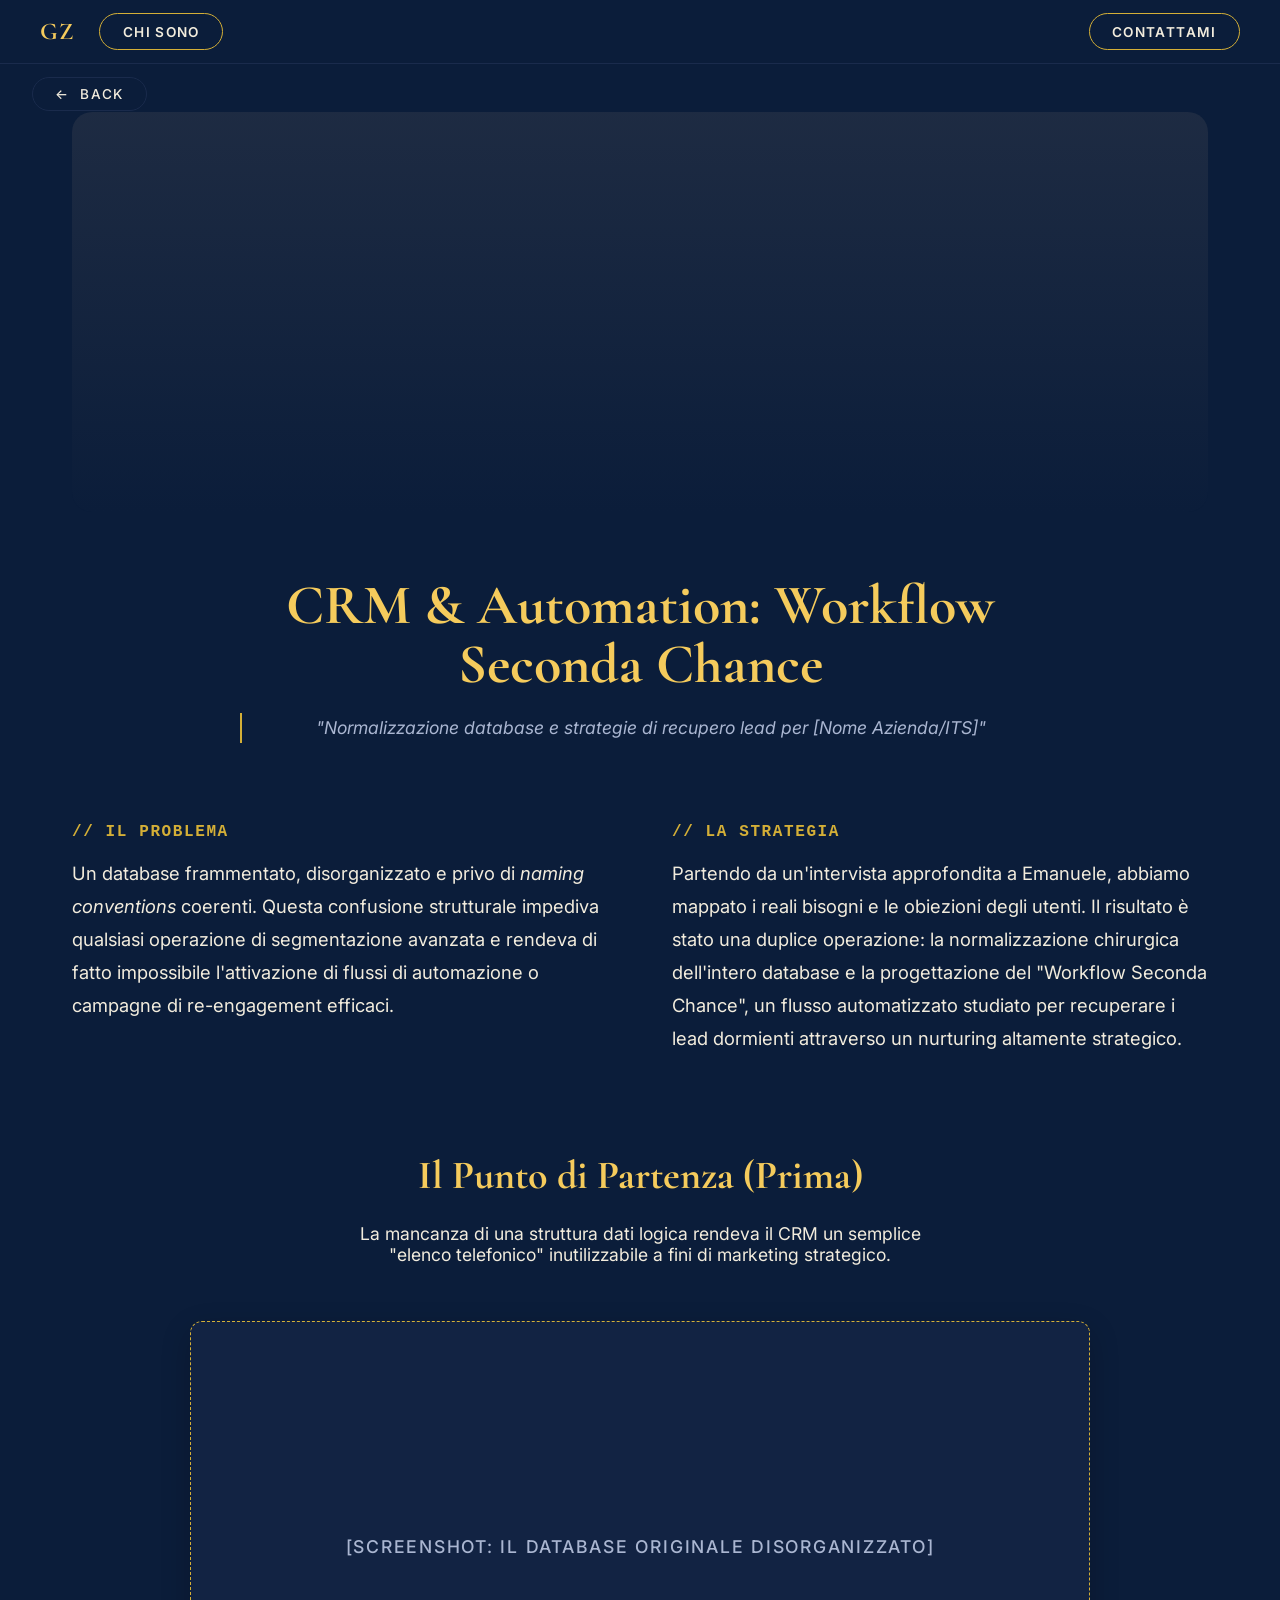
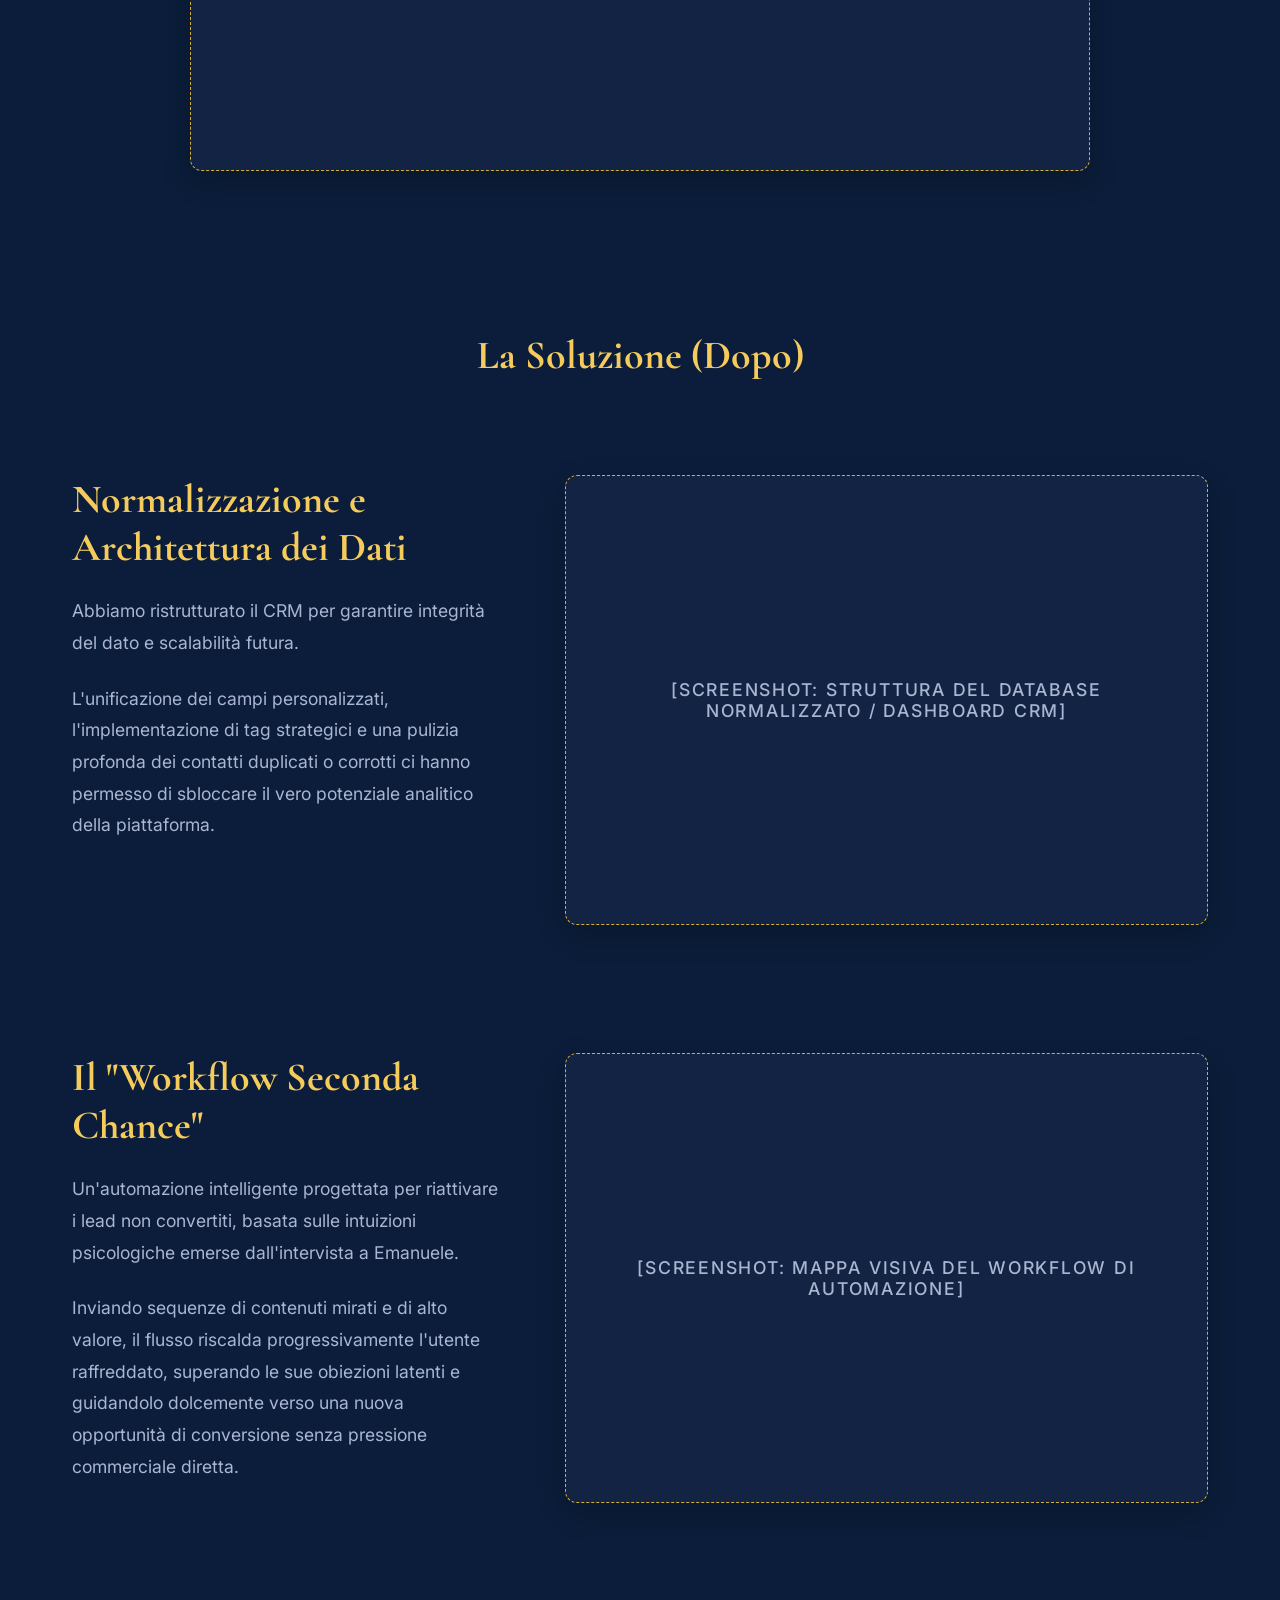
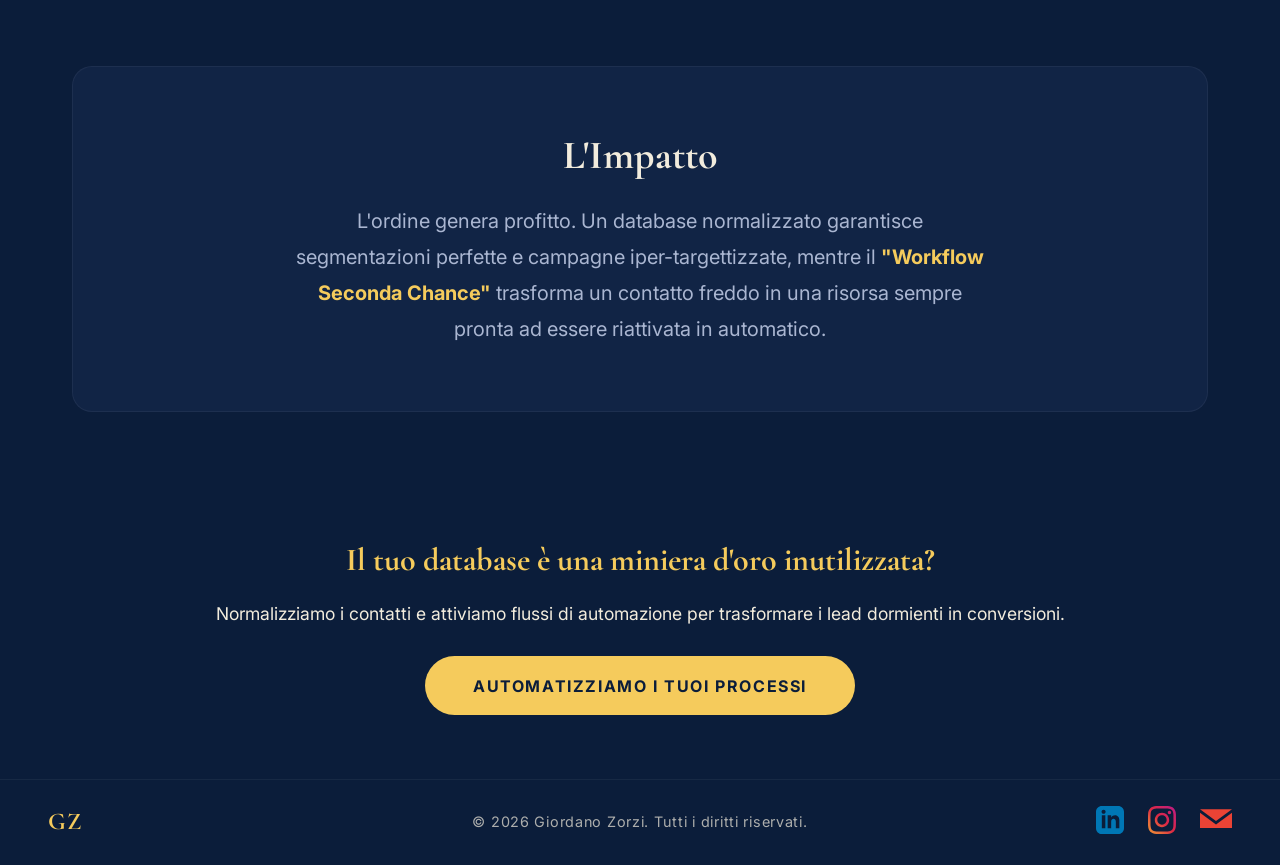
<file: crm.html>
<!DOCTYPE html>
<html lang="it">
<head>
  <meta charset="UTF-8">
  <meta name="viewport" content="width=device-width, initial-scale=1.0">
  <title>CRM & Automation — Giordano Zorzi</title>
  <meta name="description" content="Caso studio CRM & Automation: Workflow Seconda Chance e normalizzazione database.">
  <link rel="stylesheet" href="index.css">
  <style>
    .crm-hero {
      width: 100%;
      height: 400px;
      background: linear-gradient(to bottom, rgba(26, 43, 76, 0.4), var(--bg-night)), #202b3c;
      border-radius: 20px;
      margin-bottom: 4rem;
      animation: slideUp 0.6s ease both;
    }
    @media (max-width: 900px) { .crm-hero { height: 250px; } }
    
    /* Placeholder Box Style */
    .visual-placeholder {
      width: 100%;
      height: 450px;
      border: 1px dashed var(--gold-satin);
      border-radius: 12px;
      background: rgba(26, 43, 76, 0.5);
      display: flex;
      align-items: center;
      justify-content: center;
      text-align: center;
      padding: 2rem;
      box-shadow: 0 10px 30px rgba(0,0,0,0.2);
    }
    
    .visual-placeholder span {
      color: var(--text-muted);
      font-size: 1.1rem;
      letter-spacing: 0.1em;
      text-transform: uppercase;
      font-weight: 500;
    }
  </style>
</head>
<body>
  <nav id="navbar">
    <div class="nav-left">
      <a href="index.html" class="nav-logo-text" data-transition>GZ</a>
      <a href="chi-sono.html" class="nav-contact" data-transition>CHI SONO</a>
    </div>
    <a href="mailto:zorzigiordano@gmail.com" class="nav-contact">CONTATTAMI</a>
  </nav>

  <a href="index.html" class="back-btn" data-transition><span class="back-arrow">←</span> BACK</a>

  <div class="page-wrapper">
    <div class="case-study-wrapper">
      <div class="crm-hero"></div>
      
      <div class="project-header" style="text-align: center; max-width: 800px; margin: 0 auto 5rem auto;">
        <h1 class="project-title" style="font-size: clamp(2.2rem, 5vw, 3.5rem);">CRM & Automation: Workflow Seconda Chance</h1>
        <p class="project-tagline">"Normalizzazione database e strategie di recupero lead per [Nome Azienda/ITS]"</p>
      </div>

      <div class="case-intro">
        <div class="case-intro-block">
          <h3>// IL PROBLEMA</h3>
          <p>
            Un database frammentato, disorganizzato e privo di <em>naming conventions</em> coerenti. Questa confusione strutturale impediva qualsiasi operazione di segmentazione avanzata e rendeva di fatto impossibile l'attivazione di flussi di automazione o campagne di re-engagement efficaci.
          </p>
        </div>
        <div class="case-intro-block">
          <h3>// LA STRATEGIA</h3>
          <p>
            Partendo da un'intervista approfondita a Emanuele, abbiamo mappato i reali bisogni e le obiezioni degli utenti. Il risultato è stato una duplice operazione: la normalizzazione chirurgica dell'intero database e la progettazione del "Workflow Seconda Chance", un flusso automatizzato studiato per recuperare i lead dormienti attraverso un nurturing altamente strategico.
          </p>
        </div>
      </div>

      <!-- PUNTO DI PARTENZA -->
      <div class="project-header" style="text-align: center; margin-top: 6rem;">
        <h2 style="font-family: var(--font-serif); font-size: 2.5rem; color: var(--gold-saffron);">Il Punto di Partenza (Prima)</h2>
        <p style="font-size: 1.1rem; color: var(--text-eggshell); max-width: 600px; margin: 1.5rem auto 3rem auto;">
          La mancanza di una struttura dati logica rendeva il CRM un semplice "elenco telefonico" inutilizzabile a fini di marketing strategico.
        </p>
      </div>
      
      <div class="device-container" style="display: block;">
        <div class="visual-placeholder" style="max-width: 900px; margin: 0 auto;">
          <span>[Screenshot: Il Database Originale Disorganizzato]</span>
        </div>
      </div>

      <!-- LA SOLUZIONE -->
      <div class="project-header" style="text-align: center; margin-top: 10rem; margin-bottom: 6rem;">
        <h2 style="font-family: var(--font-serif); font-size: 2.5rem; color: var(--gold-saffron);">La Soluzione (Dopo)</h2>
      </div>

      <div class="sticky-section">
        <div class="sticky-text">
          <h2>Normalizzazione e Architettura dei Dati</h2>
          <p>
            Abbiamo ristrutturato il CRM per garantire integrità del dato e scalabilità futura. 
          </p>
          <p>
            L'unificazione dei campi personalizzati, l'implementazione di tag strategici e una pulizia profonda dei contatti duplicati o corrotti ci hanno permesso di sbloccare il vero potenziale analitico della piattaforma.
          </p>
        </div>
        <div class="sticky-visuals">
          <div class="showcase-img" style="max-width: 100%; box-shadow: none;">
            <div class="visual-placeholder">
              <span>[Screenshot: Struttura del Database Normalizzato / Dashboard CRM]</span>
            </div>
          </div>
        </div>
      </div>

      <div class="sticky-section">
        <div class="sticky-text">
          <h2>Il "Workflow Seconda Chance"</h2>
          <p>
            Un'automazione intelligente progettata per riattivare i lead non convertiti, basata sulle intuizioni psicologiche emerse dall'intervista a Emanuele.
          </p>
          <p>
            Inviando sequenze di contenuti mirati e di alto valore, il flusso riscalda progressivamente l'utente raffreddato, superando le sue obiezioni latenti e guidandolo dolcemente verso una nuova opportunità di conversione senza pressione commerciale diretta.
          </p>
        </div>
        <div class="sticky-visuals">
          <div class="showcase-img" style="max-width: 100%; box-shadow: none;">
            <div class="visual-placeholder">
              <span>[Screenshot: Mappa Visiva del Workflow di Automazione]</span>
            </div>
          </div>
        </div>
      </div>

      <!-- I RISULTATI -->
      <div class="metrics-section">
        <h2 style="font-family: var(--font-serif); font-size: 2.5rem; color: var(--text-eggshell); margin-bottom: 1.5rem;">L'Impatto</h2>
        <p style="font-size: 1.25rem; line-height: 1.8; color: var(--text-muted); max-width: 700px; margin: 0 auto;">
          L'ordine genera profitto. Un database normalizzato garantisce segmentazioni perfette e campagne iper-targettizzate, mentre il <strong style="color: var(--gold-saffron);">"Workflow Seconda Chance"</strong> trasforma un contatto freddo in una risorsa sempre pronta ad essere riattivata in automatico.
        </p>
      </div>

      <div style="text-align: center; margin: 8rem 0 4rem 0;">
        <h3 style="font-family: var(--font-serif); font-size: 2rem; color: var(--gold-saffron); margin-bottom: 1.5rem;">Il tuo database è una miniera d'oro inutilizzata?</h3>
        <p style="font-size: 1.1rem; color: var(--text-eggshell); margin-bottom: 2rem;">Normalizziamo i contatti e attiviamo flussi di automazione per trasformare i lead dormienti in conversioni.</p>
        <a href="mailto:zorzigiordano@gmail.com" class="btn-primary">AUTOMATIZZIAMO I TUOI PROCESSI</a>
      </div>
    </div>
  </div>

  <div id="expand-overlay" class="expand-overlay"></div>
  <footer class="site-footer">
    <div class="footer-left">GZ</div>
    <div class="footer-center">© 2026 Giordano Zorzi. Tutti i diritti riservati.</div>
    <div class="footer-right" style="gap: 1.5rem; display: flex; align-items: center;">
      <!-- LinkedIn -->
      <a href="https://www.linkedin.com/in/giordano-zorzi" target="_blank" style="text-decoration: none;" aria-label="LinkedIn">
        <svg width="28" height="28" viewBox="0 0 24 24" fill="#0077b5"><path d="M19 0h-14c-2.761 0-5 2.239-5 5v14c0 2.761 2.239 5 5 5h14c2.762 0 5-2.239 5-5v-14c0-2.761-2.238-5-5-5zm-11 19h-3v-11h3v11zm-1.5-12.268c-.966 0-1.75-.79-1.75-1.764s.784-1.764 1.75-1.764 1.75.79 1.75 1.764-.783 1.764-1.75 1.764zm13.5 12.268h-3v-5.604c0-3.368-4-3.113-4 0v5.604h-3v-11h3v1.765c1.396-2.586 7-2.777 7 2.476v6.759z"/></svg>
      </a>
      <!-- Instagram -->
      <a href="https://www.instagram.com/zorzi.giordano/" target="_blank" style="text-decoration: none;" aria-label="Instagram">
        <svg width="28" height="28" viewBox="0 0 24 24">
          <defs>
            <linearGradient id="ig-grad" x1="0%" y1="100%" x2="100%" y2="0%">
              <stop offset="0%" stop-color="#f09433" />
              <stop offset="25%" stop-color="#e6683c" />
              <stop offset="50%" stop-color="#dc2743" />
              <stop offset="75%" stop-color="#cc2366" />
              <stop offset="100%" stop-color="#bc1888" />
            </linearGradient>
          </defs>
          <path fill="url(#ig-grad)" d="M12 2.163c3.204 0 3.584.012 4.85.07 3.252.148 4.771 1.691 4.919 4.919.058 1.265.069 1.645.069 4.849 0 3.205-.012 3.584-.069 4.849-.149 3.225-1.664 4.771-4.919 4.919-1.266.058-1.644.07-4.85.07-3.204 0-3.584-.012-4.849-.07-3.26-.149-4.771-1.699-4.919-4.92-.058-1.265-.07-1.644-.07-4.849 0-3.204.013-3.583.07-4.849.149-3.227 1.664-4.771 4.919-4.919 1.266-.057 1.645-.069 4.849-.069zm0-2.163c-3.259 0-3.667.014-4.947.072-4.358.2-6.78 2.618-6.98 6.98-.059 1.281-.073 1.689-.073 4.948 0 3.259.014 3.668.072 4.948.2 4.358 2.618 6.78 6.98 6.98 1.281.058 1.689.072 4.948.072 3.259 0 3.668-.014 4.948-.072 4.354-.2 6.782-2.618 6.979-6.98.059-1.28.073-1.689.073-4.948 0-3.259-.014-3.667-.072-4.947-.196-4.354-2.617-6.78-6.979-6.98-1.281-.059-1.69-.073-4.949-.073zm0 5.838c-3.403 0-6.162 2.759-6.162 6.162s2.759 6.163 6.162 6.163 6.162-2.759 6.162-6.163c0-3.403-2.759-6.162-6.162-6.162zm0 10.162c-2.209 0-4-1.79-4-4 0-2.209 1.791-4 4-4s4 1.791 4 4c0 2.21-1.791 4-4 4zm6.406-11.845c-.796 0-1.441.645-1.441 1.44s.645 1.44 1.441 1.44c.795 0 1.439-.645 1.439-1.44s-.644-1.44-1.439-1.44z"/></svg>
      </a>
      <!-- Email -->
      <a href="mailto:info@giordanozorzi.it" target="_blank" style="text-decoration: none;" aria-label="Email">
        <svg width="32" height="32" viewBox="0 0 24 24" fill="#ea4335"><path d="M12 12.713l11.985-8.713h-23.97l11.985 8.713zm0 2.574l-12-8.725v11.438h24v-11.438l-12 8.725z"/></svg>
      </a>
    </div>
  </footer>

  <script>
    (function () {
      'use strict';
      const overlay = document.getElementById('expand-overlay');
      document.addEventListener('click', function (e) {
        const link = e.target.closest('[data-transition]');
        if (!link || !link.getAttribute('href') || link.getAttribute('href') === '#') return;
        e.preventDefault();
        
        const ox = e.clientX || window.innerWidth / 2, oy = e.clientY || window.innerHeight / 2;
        overlay.style.clipPath = `circle(0px at ${ox}px ${oy}px)`;
        overlay.classList.add('active');
        overlay.offsetHeight;
        overlay.style.clipPath = `circle(200vmax at ${ox}px ${oy}px)`;
        
        setTimeout(() => {
          const isBackBtn = link.classList.contains('back-btn');
          if (isBackBtn && window.history.length > 1 && document.referrer.includes(window.location.hostname)) {
            window.history.back();
          } else {
            window.location.href = link.getAttribute('href');
          }
        }, 850);
      });
    })();
  </script>
</body>
</html>
</file>
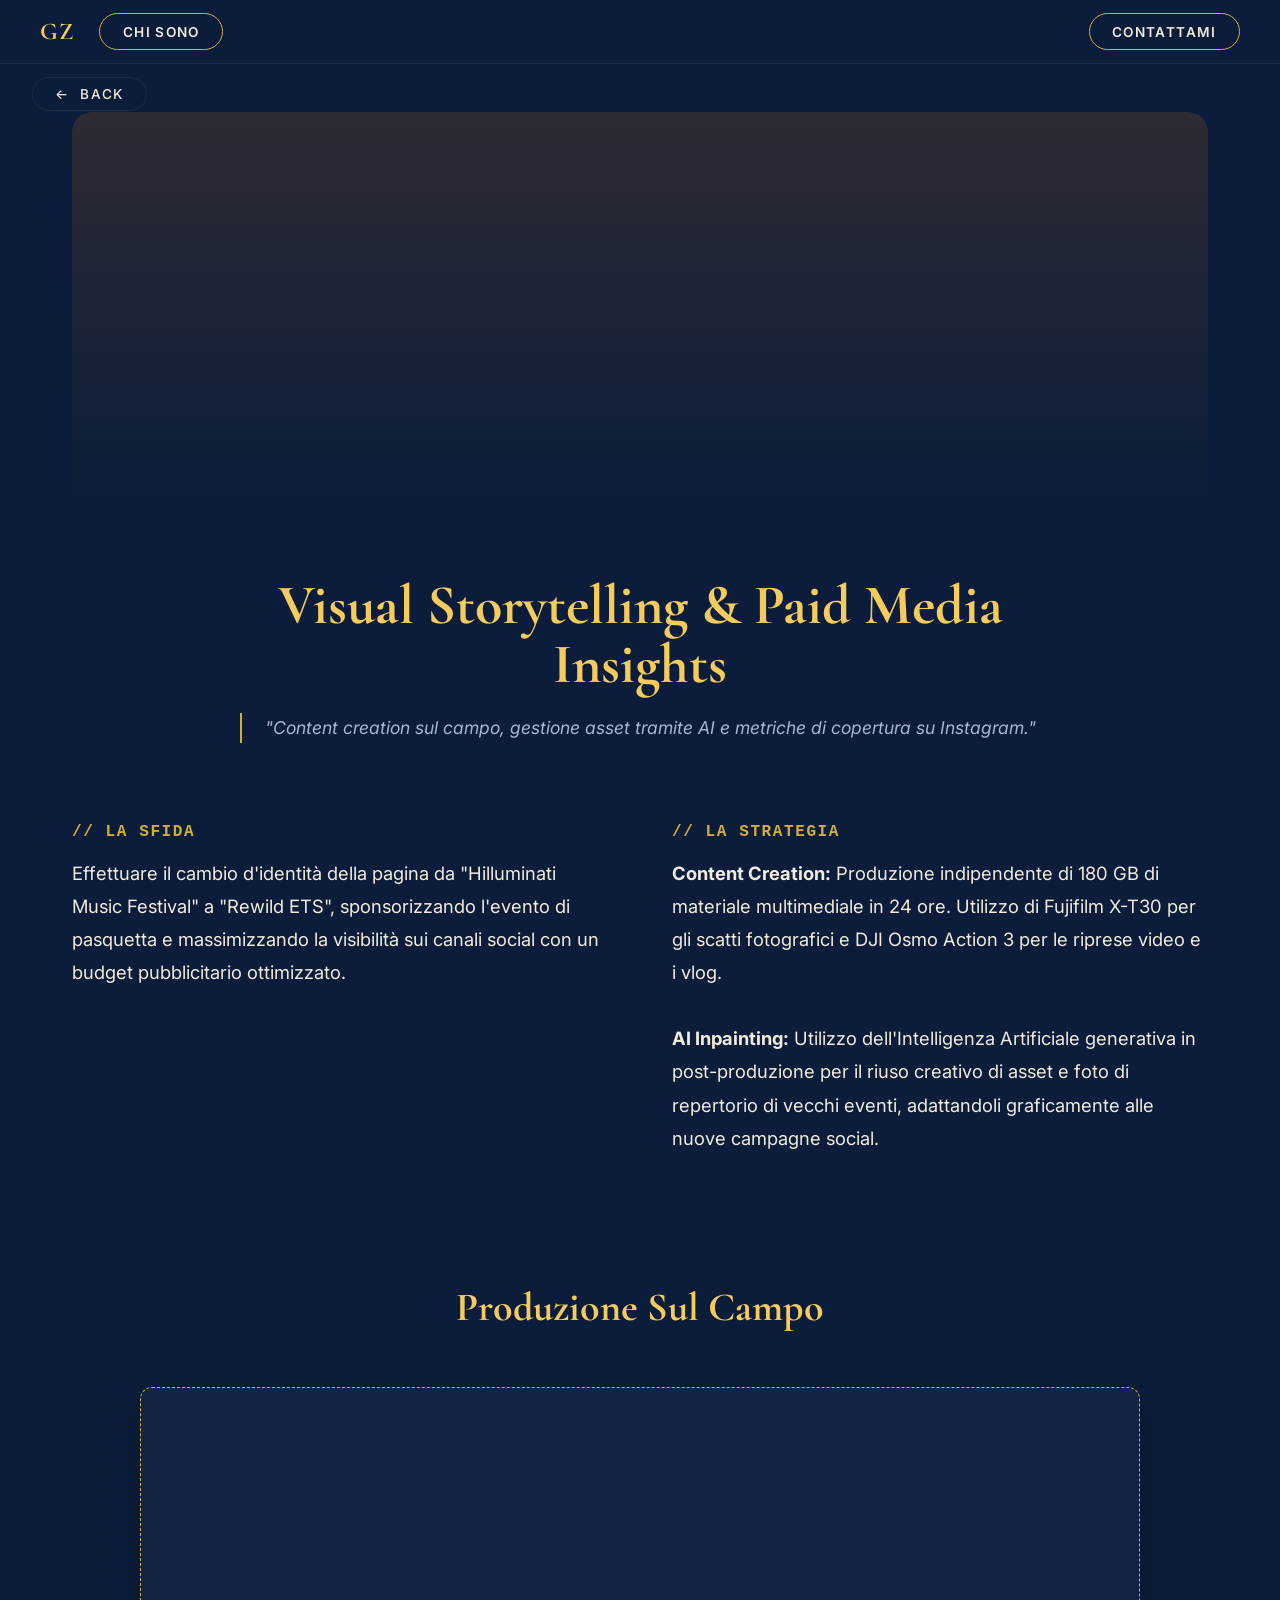
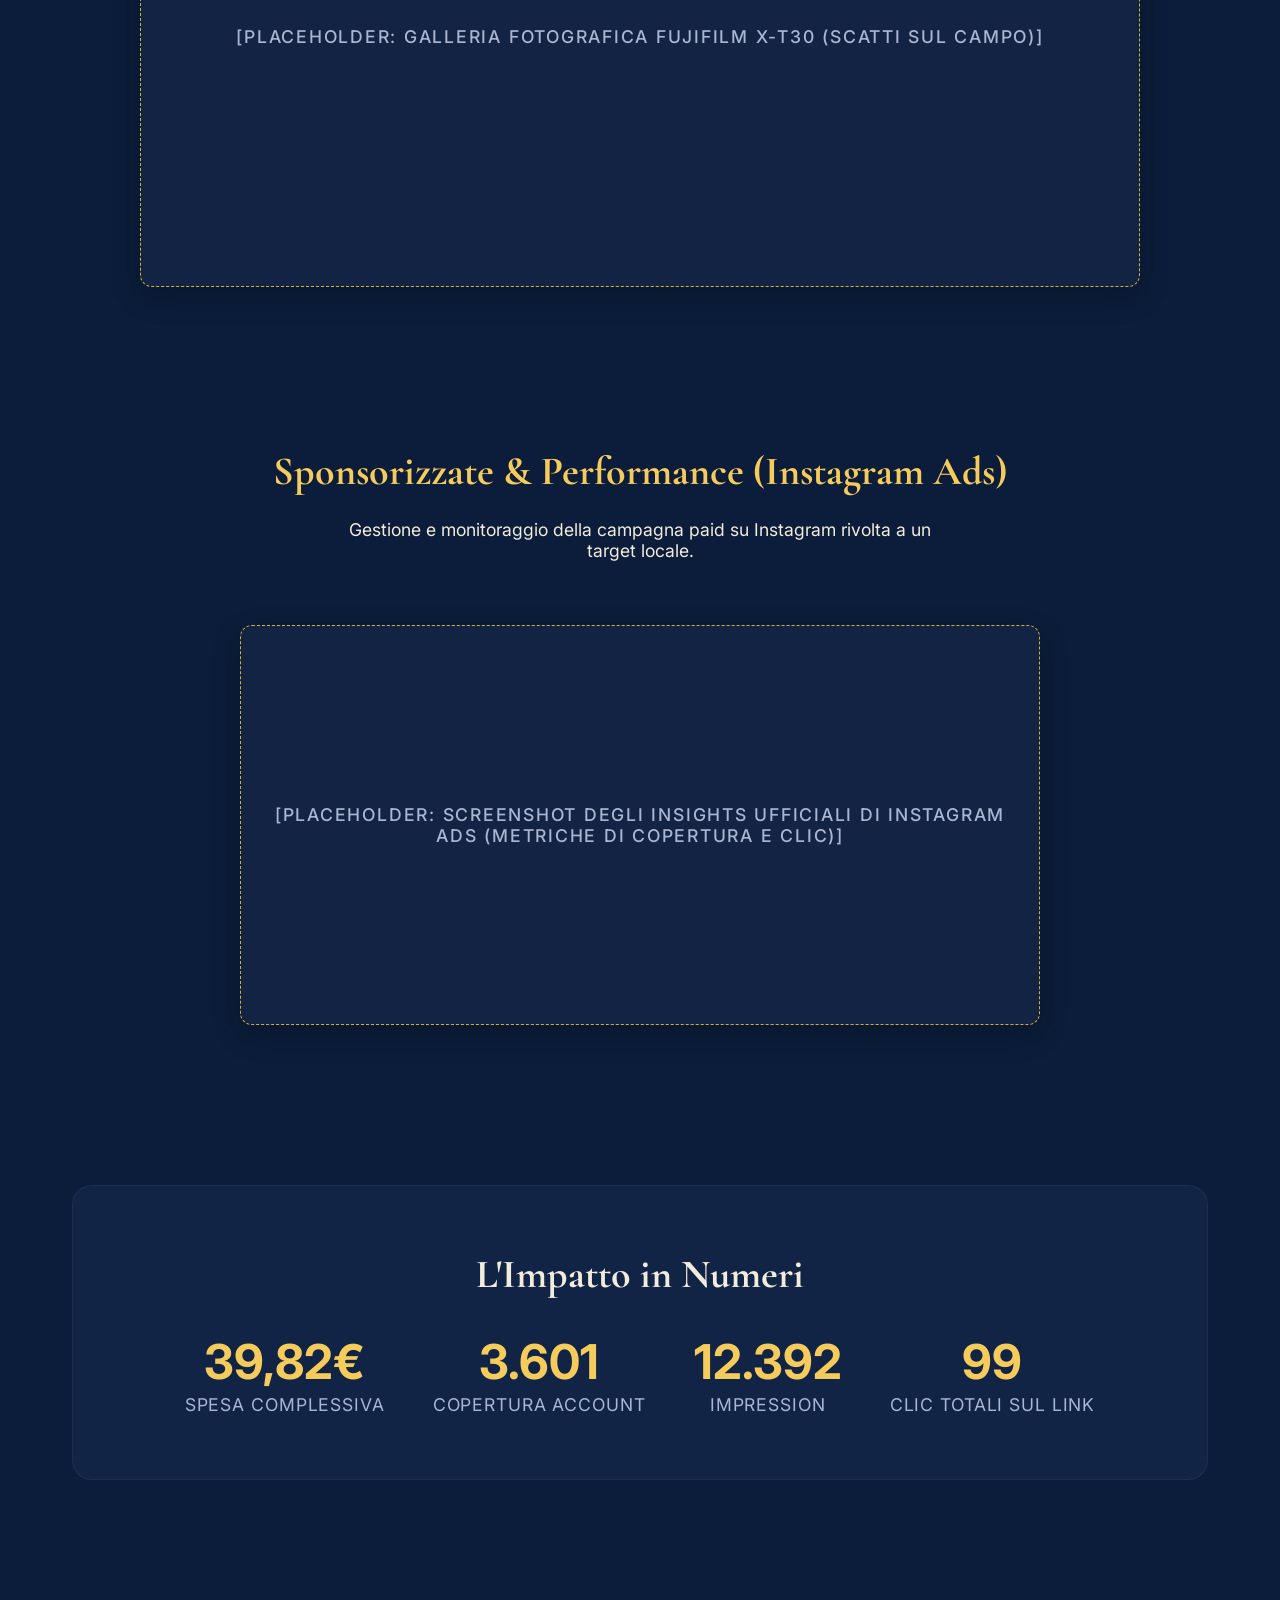
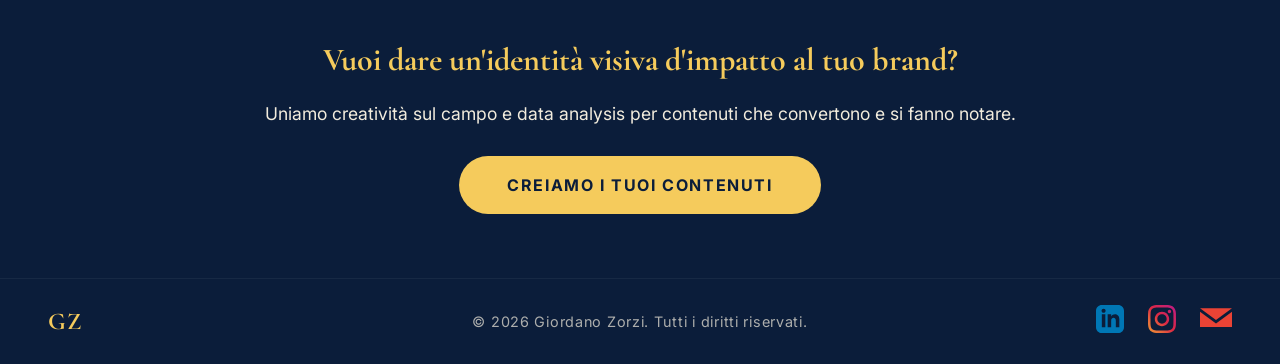
<file: foto-video.html>
<!DOCTYPE html>
<html lang="it">
<head>
  <meta charset="UTF-8">
  <meta name="viewport" content="width=device-width, initial-scale=1.0">
  <title>Foto & Video — Giordano Zorzi</title>
  <meta name="description" content="Visual Storytelling & Paid Media Insights per Rewild ETS.">
  <link rel="stylesheet" href="index.css">
  <style>
    .fotovideo-hero {
      width: 100%;
      height: 400px;
      background: linear-gradient(to bottom, rgba(26, 43, 76, 0.4), var(--bg-night)), #3a2b22;
      border-radius: 20px;
      margin-bottom: 4rem;
      animation: slideUp 0.6s ease both;
    }
    @media (max-width: 900px) { .fotovideo-hero { height: 250px; } }
    
    /* Placeholder Box Style */
    .visual-placeholder {
      width: 100%;
      height: 450px;
      border: 1px dashed var(--gold-satin);
      border-radius: 12px;
      background: rgba(26, 43, 76, 0.5);
      display: flex;
      align-items: center;
      justify-content: center;
      text-align: center;
      padding: 2rem;
      box-shadow: 0 10px 30px rgba(0,0,0,0.2);
    }
    
    .visual-placeholder span {
      color: var(--text-muted);
      font-size: 1.1rem;
      letter-spacing: 0.1em;
      text-transform: uppercase;
      font-weight: 500;
    }
  </style>
</head>
<body>
  <nav id="navbar">
    <div class="nav-left">
      <a href="index.html" class="nav-logo-text" data-transition>GZ</a>
      <a href="chi-sono.html" class="nav-contact" data-transition>CHI SONO</a>
    </div>
    <a href="mailto:zorzigiordano@gmail.com" class="nav-contact">CONTATTAMI</a>
  </nav>

  <a href="index.html" class="back-btn" data-transition><span class="back-arrow">←</span> BACK</a>

  <div class="page-wrapper">
    <div class="case-study-wrapper">
      <div class="fotovideo-hero"></div>
      
      <div class="project-header" style="text-align: center; max-width: 800px; margin: 0 auto 5rem auto;">
        <h1 class="project-title" style="font-size: clamp(2.2rem, 5vw, 3.5rem);">Visual Storytelling & Paid Media Insights</h1>
        <p class="project-tagline">"Content creation sul campo, gestione asset tramite AI e metriche di copertura su Instagram."</p>
      </div>

      <div class="case-intro">
        <div class="case-intro-block">
          <h3>// LA SFIDA</h3>
          <p>
            Effettuare il cambio d'identità della pagina da "Hilluminati Music Festival" a "Rewild ETS", sponsorizzando l'evento di pasquetta e massimizzando la visibilità sui canali social con un budget pubblicitario ottimizzato.
          </p>
        </div>
        <div class="case-intro-block">
          <h3>// LA STRATEGIA</h3>
          <p>
            <strong>Content Creation:</strong> Produzione indipendente di 180 GB di materiale multimediale in 24 ore. Utilizzo di Fujifilm X-T30 per gli scatti fotografici e DJI Osmo Action 3 per le riprese video e i vlog.
            <br><br>
            <strong>AI Inpainting:</strong> Utilizzo dell'Intelligenza Artificiale generativa in post-produzione per il riuso creativo di asset e foto di repertorio di vecchi eventi, adattandoli graficamente alle nuove campagne social.
          </p>
        </div>
      </div>

      <!-- VISUALS: SCATTI SUL CAMPO -->
      <div class="project-header" style="text-align: center; margin-top: 8rem;">
        <h2 style="font-family: var(--font-serif); font-size: 2.5rem; color: var(--gold-saffron);">Produzione Sul Campo</h2>
      </div>
      
      <div class="device-container" style="display: block;">
        <div class="visual-placeholder" style="max-width: 1000px; margin: 0 auto; height: 500px;">
          <span>[Placeholder: Galleria fotografica Fujifilm X-T30 (Scatti sul campo)]</span>
        </div>
      </div>

      <!-- VISUALS: INSTAGRAM INSIGHTS -->
      <div class="project-header" style="text-align: center; margin-top: 10rem; margin-bottom: 4rem;">
        <h2 style="font-family: var(--font-serif); font-size: 2.5rem; color: var(--gold-saffron);">Sponsorizzate & Performance (Instagram Ads)</h2>
        <p style="font-size: 1.1rem; color: var(--text-eggshell); max-width: 600px; margin: 1.5rem auto 0 auto;">
          Gestione e monitoraggio della campagna paid su Instagram rivolta a un target locale.
        </p>
      </div>

      <div class="device-container" style="display: block;">
        <div class="visual-placeholder" style="max-width: 800px; margin: 0 auto; height: 400px;">
          <span>[Placeholder: Screenshot degli Insights ufficiali di Instagram Ads (Metriche di copertura e Clic)]</span>
        </div>
      </div>

      <!-- I RISULTATI -->
      <div class="metrics-section" style="margin-top: 10rem;">
        <h2 style="font-family: var(--font-serif); font-size: 2.5rem; color: var(--text-eggshell); margin-bottom: 2.5rem;">L'Impatto in Numeri</h2>
        
        <div style="display: flex; flex-wrap: wrap; justify-content: center; gap: 3rem; text-align: center;">
          <div>
            <div style="font-size: 3rem; color: var(--gold-saffron); font-weight: 700; line-height: 1;">39,82€</div>
            <div style="font-size: 1.1rem; color: var(--text-muted); margin-top: 0.5rem; text-transform: uppercase; letter-spacing: 0.05em;">Spesa Complessiva</div>
          </div>
          <div>
            <div style="font-size: 3rem; color: var(--gold-saffron); font-weight: 700; line-height: 1;">3.601</div>
            <div style="font-size: 1.1rem; color: var(--text-muted); margin-top: 0.5rem; text-transform: uppercase; letter-spacing: 0.05em;">Copertura Account</div>
          </div>
          <div>
            <div style="font-size: 3rem; color: var(--gold-saffron); font-weight: 700; line-height: 1;">12.392</div>
            <div style="font-size: 1.1rem; color: var(--text-muted); margin-top: 0.5rem; text-transform: uppercase; letter-spacing: 0.05em;">Impression</div>
          </div>
          <div>
            <div style="font-size: 3rem; color: var(--gold-saffron); font-weight: 700; line-height: 1;">99</div>
            <div style="font-size: 1.1rem; color: var(--text-muted); margin-top: 0.5rem; text-transform: uppercase; letter-spacing: 0.05em;">Clic Totali sul Link</div>
          </div>
        </div>
      </div>

      <!-- CTA FINALE -->
      <div style="text-align: center; margin: 10rem 0 4rem 0;">
        <h3 style="font-family: var(--font-serif); font-size: 2rem; color: var(--gold-saffron); margin-bottom: 1.5rem;">Vuoi dare un'identità visiva d'impatto al tuo brand?</h3>
        <p style="font-size: 1.1rem; color: var(--text-eggshell); margin-bottom: 2rem;">Uniamo creatività sul campo e data analysis per contenuti che convertono e si fanno notare.</p>
        <a href="mailto:zorzigiordano@gmail.com" class="btn-primary">CREIAMO I TUOI CONTENUTI</a>
      </div>
    </div>
  </div>

  <div id="expand-overlay" class="expand-overlay"></div>
  <footer class="site-footer">
    <div class="footer-left">GZ</div>
    <div class="footer-center">© 2026 Giordano Zorzi. Tutti i diritti riservati.</div>
    <div class="footer-right" style="gap: 1.5rem; display: flex; align-items: center;">
      <!-- LinkedIn -->
      <a href="https://www.linkedin.com/in/giordano-zorzi" target="_blank" style="text-decoration: none;" aria-label="LinkedIn">
        <svg width="28" height="28" viewBox="0 0 24 24" fill="#0077b5"><path d="M19 0h-14c-2.761 0-5 2.239-5 5v14c0 2.761 2.239 5 5 5h14c2.762 0 5-2.239 5-5v-14c0-2.761-2.238-5-5-5zm-11 19h-3v-11h3v11zm-1.5-12.268c-.966 0-1.75-.79-1.75-1.764s.784-1.764 1.75-1.764 1.75.79 1.75 1.764-.783 1.764-1.75 1.764zm13.5 12.268h-3v-5.604c0-3.368-4-3.113-4 0v5.604h-3v-11h3v1.765c1.396-2.586 7-2.777 7 2.476v6.759z"/></svg>
      </a>
      <!-- Instagram -->
      <a href="https://www.instagram.com/zorzi.giordano/" target="_blank" style="text-decoration: none;" aria-label="Instagram">
        <svg width="28" height="28" viewBox="0 0 24 24">
          <defs>
            <linearGradient id="ig-grad" x1="0%" y1="100%" x2="100%" y2="0%">
              <stop offset="0%" stop-color="#f09433" />
              <stop offset="25%" stop-color="#e6683c" />
              <stop offset="50%" stop-color="#dc2743" />
              <stop offset="75%" stop-color="#cc2366" />
              <stop offset="100%" stop-color="#bc1888" />
            </linearGradient>
          </defs>
          <path fill="url(#ig-grad)" d="M12 2.163c3.204 0 3.584.012 4.85.07 3.252.148 4.771 1.691 4.919 4.919.058 1.265.069 1.645.069 4.849 0 3.205-.012 3.584-.069 4.849-.149 3.225-1.664 4.771-4.919 4.919-1.266.058-1.644.07-4.85.07-3.204 0-3.584-.012-4.849-.07-3.26-.149-4.771-1.699-4.919-4.92-.058-1.265-.07-1.644-.07-4.849 0-3.204.013-3.583.07-4.849.149-3.227 1.664-4.771 4.919-4.919 1.266-.057 1.645-.069 4.849-.069zm0-2.163c-3.259 0-3.667.014-4.947.072-4.358.2-6.78 2.618-6.98 6.98-.059 1.281-.073 1.689-.073 4.948 0 3.259.014 3.668.072 4.948.2 4.358 2.618 6.78 6.98 6.98 1.281.058 1.689.072 4.948.072 3.259 0 3.668-.014 4.948-.072 4.354-.2 6.782-2.618 6.979-6.98.059-1.28.073-1.689.073-4.948 0-3.259-.014-3.667-.072-4.947-.196-4.354-2.617-6.78-6.979-6.98-1.281-.059-1.69-.073-4.949-.073zm0 5.838c-3.403 0-6.162 2.759-6.162 6.162s2.759 6.163 6.162 6.163 6.162-2.759 6.162-6.163c0-3.403-2.759-6.162-6.162-6.162zm0 10.162c-2.209 0-4-1.79-4-4 0-2.209 1.791-4 4-4s4 1.791 4 4c0 2.21-1.791 4-4 4zm6.406-11.845c-.796 0-1.441.645-1.441 1.44s.645 1.44 1.441 1.44c.795 0 1.439-.645 1.439-1.44s-.644-1.44-1.439-1.44z"/></svg>
      </a>
      <!-- Email -->
      <a href="mailto:info@giordanozorzi.it" target="_blank" style="text-decoration: none;" aria-label="Email">
        <svg width="32" height="32" viewBox="0 0 24 24" fill="#ea4335"><path d="M12 12.713l11.985-8.713h-23.97l11.985 8.713zm0 2.574l-12-8.725v11.438h24v-11.438l-12 8.725z"/></svg>
      </a>
    </div>
  </footer>

  <script>
    (function () {
      'use strict';
      const overlay = document.getElementById('expand-overlay');
      document.addEventListener('click', function (e) {
        const link = e.target.closest('[data-transition]');
        if (!link || !link.getAttribute('href') || link.getAttribute('href') === '#') return;
        e.preventDefault();
        
        const ox = e.clientX || window.innerWidth / 2, oy = e.clientY || window.innerHeight / 2;
        overlay.style.clipPath = `circle(0px at ${ox}px ${oy}px)`;
        overlay.classList.add('active');
        overlay.offsetHeight;
        overlay.style.clipPath = `circle(200vmax at ${ox}px ${oy}px)`;
        
        setTimeout(() => {
          const isBackBtn = link.classList.contains('back-btn');
          if (isBackBtn && window.history.length > 1 && document.referrer.includes(window.location.hostname)) {
            window.history.back();
          } else {
            window.location.href = link.getAttribute('href');
          }
        }, 850);
      });
    })();
  </script>
</body>
</html>
</file>
<file: index.css>
/* ================================================
   GIORDANO ZORZI PORTFOLIO
   LUXURY INSTITUTIONAL EDITORIAL — DESIGN SYSTEM
   ================================================ */

/* ---------- Google Fonts ---------- */
@import url('https://fonts.googleapis.com/css2?family=Cormorant+Garamond:ital,wght@0,400;0,500;0,600;0,700;1,400;1,500;1,600&display=swap');
@import url('https://fonts.googleapis.com/css2?family=Inter:wght@300;400;500;600;700&display=swap');

/* ---------- Custom Properties ---------- */
:root {
  --bg-night:      #0b1d3a;
  --bg-jet:        #1a2b4c;
  --text-eggshell: #f2ecdd;
  --gold-satin:    #D4AF37;
  --gold-saffron:  #f5cb5c;
  --sunset-orange: #f76b1c;
  --text-muted:    #aab6d1;
  --error-color:   #ff6b6b;

  --font-sans:  'Inter', sans-serif;
  --font-serif: 'Cormorant Garamond', Georgia, serif;

  --nav-h:     64px;
  --footer-h:  56px;
  --ease-expo: cubic-bezier(0.76, 0, 0.24, 1);
  --ease-smooth: cubic-bezier(0.25, 0.8, 0.25, 1);
  --transition-smooth: all 0.35s var(--ease-smooth);
}

/* ---------- Reset ---------- */
*,
*::before,
*::after {
  margin: 0;
  padding: 0;
  box-sizing: border-box;
}

html, body {
  width: 100%;
  min-height: 100%;
  overflow-x: hidden;
  background: var(--bg-night);
  font-family: var(--font-sans);
  color: var(--text-eggshell);
  -webkit-font-smoothing: antialiased;
  -moz-osx-font-smoothing: grayscale;
  touch-action: manipulation;
}

/* ================================================
   NAVBAR
   ================================================ */
#navbar {
  position: fixed;
  top: 0;
  left: 0;
  right: 0;
  height: var(--nav-h);
  display: flex;
  justify-content: space-between;
  align-items: center;
  padding: 0 2.5rem;
  z-index: 250;
  background: var(--bg-night);
  border-bottom: 1px solid var(--bg-jet);
}

.nav-left {
  display: flex;
  align-items: center;
  gap: 1.5rem;
}

/* Logo Text */
.nav-logo-text {
  font-family: var(--font-serif);
  font-size: 1.5rem;
  font-weight: 700;
  color: var(--gold-saffron);
  cursor: pointer;
  letter-spacing: 0.05em;
  text-decoration: none;
  transition: var(--transition-smooth);
}

.nav-logo-text:hover {
  text-shadow: 0 0 12px rgba(245, 203, 92, 0.3);
}

/* Pill-style nav buttons */
.nav-contact {
  border-radius: 20px;
  display: flex;
  align-items: center;
  justify-content: center;
  font-family: var(--font-sans);
  font-size: 0.85rem;
  font-weight: 600;
  text-transform: uppercase;
  letter-spacing: 0.1em;
  color: var(--text-eggshell);
  text-decoration: none;
  background: transparent;
  border: 1px solid var(--gold-satin);
  padding: 0.6rem 1.4rem;
  cursor: pointer;
  transition: var(--transition-smooth);
}

.nav-contact:hover,
.nav-contact.active {
  background: var(--gold-satin);
  color: var(--bg-night);
  border-color: var(--gold-satin);
  box-shadow: 0 0 15px rgba(205, 156, 32, 0.25);
}

/* ================================================
   MAIN STAGE — Background Gradient
   ================================================ */
#main-stage {
  position: relative;
  width: 100%;
  min-height: 100vh;
  padding: 0;
  z-index: 1;
  background: linear-gradient(135deg, #0b1d3a 0%, #1a2b4c 55%, #f76b1c 85%, #f5cb5c 100%);
  overflow: hidden;
}

/* ================================================
   MANIFESTO (Top section, under navbar)
   ================================================ */
.manifesto-section {
  padding-top: calc(var(--nav-h) + 4rem);
  padding-bottom: 3rem;
  text-align: center;
  position: relative;
  z-index: 4;
}

.manifesto-title {
  font-family: var(--font-serif);
  font-size: clamp(2.2rem, 5vw, 4.5rem);
  font-weight: 700;
  line-height: 1.1;
  color: #ffffff;
  margin-bottom: 0.5rem;
}

.manifesto-subtitle {
  font-family: var(--font-sans);
  font-size: clamp(0.95rem, 2vw, 1.25rem);
  font-weight: 400;
  line-height: 1.4;
  color: #ffffff;
  opacity: 0.85;
  max-width: 680px;
  margin: 0.5rem auto 0 auto;
}

/* ================================================
   QUADRANTS — 2×2 Full-Viewport Grid
   ================================================ */
.quadrant-grid {
  display: grid;
  grid-template-columns: 1fr 1fr;
  grid-template-rows: 1fr 1fr;
  min-height: calc(100vh - var(--nav-h) - 160px);
  position: relative;
}

.quadrant {
  position: relative;
  display: flex;
  flex-direction: column;
  justify-content: center;
  align-items: center;
  padding: 3.5rem;
  cursor: pointer;
  z-index: 2;
  opacity: 0.8;
  text-decoration: none;
  color: inherit;
  transition: var(--transition-smooth);
  border: none;
}

.quadrant:hover {
  opacity: 1;
}

.q-title {
  font-family: var(--font-serif);
  font-weight: 700;
  font-size: 2.2rem;
  color: var(--text-eggshell);
  text-transform: uppercase;
  letter-spacing: 0.08em;
  line-height: 1.2;
  text-align: center;
  transition: var(--transition-smooth);
}

.quadrant:hover .q-title {
  color: var(--gold-saffron);
}

.q-provocative {
  font-family: var(--font-sans);
  font-size: 1.1rem;
  font-weight: 400;
  color: var(--text-muted);
  max-height: 120px;
  overflow: hidden;
  line-height: 1.5;
  margin-top: 0.8rem;
  text-align: center;
  transition: var(--transition-smooth);
}

.quadrant:hover .q-provocative {
  color: var(--text-eggshell);
}

/* ================================================
   PRE-FOOTER / VALUE SECTION
   ================================================ */
.pre-footer {
  padding: 8rem 2rem;
  background: transparent;
  text-align: center;
  display: flex;
  flex-direction: column;
  align-items: center;
  justify-content: center;
  position: relative;
}

.pre-footer::before {
  content: '';
  position: absolute;
  top: -200px;
  right: -200px;
  width: 700px;
  height: 700px;
  background: radial-gradient(circle, rgba(245, 203, 92, 0.3) 0%, rgba(247, 107, 28, 0.2) 40%, transparent 70%);
  border-radius: 50%;
  pointer-events: none;
  z-index: 0;
}

.pre-footer-text {
  font-family: var(--font-sans);
  font-size: clamp(1.2rem, 3vw, 1.8rem);
  font-weight: 400;
  color: var(--text-eggshell);
  max-width: 800px;
  line-height: 1.6;
  margin-bottom: 2.5rem;
  position: relative;
  z-index: 1;
}

/* ================================================
   BUTTONS
   ================================================ */
.btn-primary {
  background: var(--gold-saffron);
  color: var(--bg-night);
  border: none;
  padding: 1.2rem 3rem;
  font-family: var(--font-sans);
  font-size: 1rem;
  font-weight: 700;
  text-transform: uppercase;
  letter-spacing: 0.1em;
  border-radius: 50px;
  cursor: pointer;
  position: relative;
  z-index: 1;
  text-decoration: none;
  display: inline-flex;
  align-items: center;
  justify-content: center;
  transition: var(--transition-smooth);
}

.btn-primary:hover {
  background: var(--gold-satin);
  color: var(--bg-night);
  box-shadow: 0 5px 20px rgba(205, 156, 32, 0.4);
}

/* Back button (for sub-pages) */
.back-btn {
  position: fixed;
  top: calc(var(--nav-h) + 0.8rem);
  left: 2rem;
  background: none;
  border: 1px solid var(--bg-jet);
  color: var(--text-eggshell);
  font-family: var(--font-sans);
  font-size: 0.85rem;
  font-weight: 500;
  padding: 0.5rem 1.4rem;
  border-radius: 20px;
  cursor: pointer;
  z-index: 210;
  letter-spacing: 0.12em;
  text-transform: uppercase;
  text-decoration: none;
  transition: var(--transition-smooth);
}

.back-btn:hover {
  border-color: var(--gold-satin);
  color: var(--gold-satin);
  background: rgba(205, 156, 32, 0.08);
}

.back-arrow {
  margin-right: 0.3rem;
}

/* ================================================
   EXPAND OVERLAY (Page Transition)
   ================================================ */
.expand-overlay {
  position: fixed;
  inset: 0;
  z-index: 9999;
  pointer-events: none;
  background: var(--bg-night);
  clip-path: circle(0px at 50% 50%);
  transition: clip-path 0.85s var(--ease-expo);
}

.expand-overlay.active {
  pointer-events: all;
}

/* ================================================
   FOOTER
   ================================================ */
.site-footer {
  width: 100%;
  background: var(--bg-night);
  border-top: 1px solid rgba(255, 255, 255, 0.05);
  padding: 1.5rem 3rem;
  display: grid;
  grid-template-columns: 1fr auto 1fr;
  align-items: center;
  font-family: var(--font-sans);
  color: var(--text-eggshell);
}

.footer-left {
  font-size: 1.5rem;
  font-family: var(--font-serif);
  font-weight: 700;
  letter-spacing: 0.05em;
  color: var(--gold-saffron);
}

.footer-center {
  font-size: 0.9rem;
  letter-spacing: 0.05em;
  opacity: 0.7;
  text-align: center;
}

.footer-right {
  display: flex;
  gap: 1.2rem;
  align-items: center;
  justify-content: flex-end;
}

.social-icon {
  width: 28px;
  height: 28px;
  filter: grayscale(100%) brightness(200%);
  transition: var(--transition-smooth);
}

.footer-right a:hover .social-icon {
  filter: sepia(100%) hue-rotate(15deg) saturate(300%) brightness(1.2);
}

/* ================================================
   SUB-PAGE LAYOUT (Projects, Contacts, Chi Sono)
   ================================================ */
.page-wrapper {
  min-height: 100vh;
  background: var(--bg-night);
  padding-top: calc(var(--nav-h) + 3rem);
}

/* ================================================
   CONTACT PAGE
   ================================================ */
.contact-content {
  max-width: 560px;
  margin: 0 auto;
  text-align: center;
  padding: 4rem 2rem;
  animation: slideUp 0.6s ease both;
}

.contact-title {
  font-family: var(--font-serif);
  font-weight: 700;
  font-size: clamp(2.5rem, 7vw, 4.5rem);
  margin-bottom: 2.5rem;
  color: var(--gold-saffron);
}

.contact-form {
  display: flex;
  flex-direction: column;
  gap: 1.5rem;
  text-align: left;
}

.form-group {
  display: flex;
  flex-direction: column;
  gap: 0.5rem;
  position: relative;
}

.form-group label {
  font-family: var(--font-sans);
  font-size: 0.85rem;
  font-weight: 600;
  color: var(--gold-satin);
  text-transform: uppercase;
  letter-spacing: 0.08em;
}

.form-group input,
.form-group select,
.form-group textarea {
  width: 100%;
  padding: 0.9rem 1rem;
  background: var(--bg-jet);
  border: 1px solid rgba(255, 255, 255, 0.1);
  border-radius: 20px;
  font-family: var(--font-sans);
  font-size: 1rem;
  color: var(--text-eggshell);
  outline: none;
  min-height: 48px;
  transition: var(--transition-smooth);
}

.form-group textarea {
  min-height: 120px;
  resize: vertical;
}

.form-group select {
  appearance: none;
  background-image: url("data:image/svg+xml;charset=UTF-8,%3Csvg xmlns='http://www.w3.org/2000/svg' viewBox='0 0 24 24' fill='none' stroke='%23f5cb5c' stroke-width='2' stroke-linecap='round' stroke-linejoin='round'%3E%3Cpolyline points='6 9 12 15 18 9'%3E%3C/polyline%3E%3C/svg%3E");
  background-repeat: no-repeat;
  background-position: right 1.2rem center;
  background-size: 1rem;
  padding-right: 3rem;
}

.form-group select option {
  background: var(--bg-night);
  color: var(--text-eggshell);
}

.form-group input:focus,
.form-group select:focus,
.form-group textarea:focus {
  border-color: var(--gold-satin);
  box-shadow: inset 0 0 5px rgba(205, 156, 32, 0.2);
}

.form-group.has-error input,
.form-group.has-error select,
.form-group.has-error textarea {
  border-color: var(--error-color);
  box-shadow: 0 0 10px rgba(255, 107, 107, 0.15);
}

.error-message {
  font-size: 0.75rem;
  color: var(--error-color);
  margin-top: 0.2rem;
  opacity: 0;
  transition: opacity 0.3s ease;
}

.form-group.has-error .error-message {
  opacity: 1;
}

.btn-submit {
  width: 100%;
  margin-top: 0.5rem;
}

.btn-submit:disabled,
.btn-primary:disabled {
  background: #334460;
  color: #7788a0;
  box-shadow: none;
  cursor: not-allowed;
  pointer-events: none;
}

/* Success Overlay (Post-submission) */
.success-overlay {
  display: flex;
  flex-direction: column;
  align-items: center;
  justify-content: center;
  gap: 1.5rem;
  text-align: center;
  padding: 2rem;
  position: absolute;
  top: 0;
  left: 0;
  width: 100%;
  height: 100%;
  background-color: var(--bg-night);
  opacity: 0;
  pointer-events: none;
  transition: opacity 0.5s ease;
  z-index: 10;
}

.success-overlay.active {
  opacity: 1;
  pointer-events: all;
}

.success-overlay h3 {
  font-family: var(--font-serif);
  font-size: 2.2rem;
  color: var(--gold-saffron);
}

.success-overlay p {
  font-size: 1rem;
  color: var(--text-muted);
  max-width: 350px;
  line-height: 1.6;
}

/* ================================================
   PROJECT PAGE LAYOUT
   ================================================ */
.project-content {
  max-width: 720px;
  margin: 0 auto;
  padding: 4rem 2rem;
}

.project-header {
  margin-bottom: 3.5rem;
  animation: slideUp 0.6s ease both;
}

.project-title {
  font-family: var(--font-serif);
  font-weight: 700;
  font-size: clamp(2.4rem, 6vw, 4rem);
  line-height: 1.05;
  margin-bottom: 1.2rem;
  color: var(--gold-saffron);
}

.project-tagline {
  font-family: var(--font-sans);
  font-size: 1.1rem;
  font-style: italic;
  color: var(--text-muted);
  line-height: 1.7;
  border-left: 2px solid var(--gold-satin);
  padding-left: 1.2rem;
}

.project-section {
  margin-bottom: 3rem;
  animation: slideUp 0.6s ease both;
}

.project-section:nth-child(2) { animation-delay: 0.15s; }
.project-section:nth-child(3) { animation-delay: 0.30s; }
.project-section:nth-child(4) { animation-delay: 0.45s; }

.project-section h2 {
  font-family: var(--font-sans);
  font-size: 0.85rem;
  font-weight: 600;
  text-transform: uppercase;
  letter-spacing: 0.25em;
  color: var(--gold-satin);
  margin-bottom: 1rem;
}

.project-section p {
  font-family: var(--font-sans);
  font-size: 1.1rem;
  font-weight: 400;
  line-height: 1.9;
  color: var(--text-eggshell);
}

/* Placeholder state for project pages */
.project-placeholder {
  display: flex;
  flex-direction: column;
  align-items: center;
  justify-content: center;
  min-height: 40vh;
  text-align: center;
  gap: 1.5rem;
  animation: slideUp 0.6s ease both;
}

.project-placeholder p {
  font-family: var(--font-sans);
  font-size: 1.1rem;
  color: var(--text-muted);
  line-height: 1.6;
}

/* ================================================
   CHI SONO PAGE
   ================================================ */
.about-content {
  max-width: 720px;
  margin: 0 auto;
  padding: 4rem 2rem;
  animation: slideUp 0.6s ease both;
}

.about-content h1 {
  font-family: var(--font-serif);
  font-weight: 700;
  font-size: clamp(2.4rem, 6vw, 4rem);
  color: var(--gold-saffron);
  margin-bottom: 2rem;
  text-align: center;
}

.about-content p {
  font-family: var(--font-sans);
  font-size: 1.15rem;
  line-height: 1.9;
  color: var(--text-eggshell);
  margin-bottom: 1.5rem;
}

/* ================================================
   ANIMATIONS
   ================================================ */
@keyframes slideUp {
  from {
    opacity: 0;
    transform: translateY(24px);
  }
  to {
    opacity: 1;
    transform: translateY(0);
  }
}

/* ================================================
   RESPONSIVE — Tablet
   ================================================ */
@media (max-width: 900px) {
  .q-title {
    font-size: 1.35rem;
  }

  .q-provocative {
    font-size: 0.85rem;
  }

  .manifesto-section {
    padding-top: calc(var(--nav-h) + 2.5rem);
    padding-bottom: 2rem;
  }
}

/* ================================================
   RESPONSIVE — Mobile
   ================================================ */
@media (max-width: 600px) {
  #navbar {
    padding: 0 1.2rem;
  }

  .nav-contact {
    font-size: 0.7rem;
    padding: 0.5rem 1rem;
  }

  .nav-logo-text {
    font-size: 1.3rem;
  }

  .quadrant-grid {
    grid-template-columns: 1fr;
    grid-template-rows: auto;
    min-height: auto;
  }

  .quadrant {
    padding: 2.5rem 1.5rem;
    opacity: 0.9;
  }

  .q-title {
    font-size: 1.4rem;
  }

  .q-provocative {
    font-size: 1rem;
    line-height: 1.4;
  }

  .manifesto-title {
    font-size: clamp(1.8rem, 8vw, 2.8rem);
  }

  .manifesto-subtitle {
    font-size: clamp(0.9rem, 4vw, 1.2rem);
  }

  .pre-footer {
    padding: 5rem 1.5rem;
  }

  .pre-footer-text {
    font-size: 1.1rem;
  }

  .site-footer {
    grid-template-columns: 1fr;
    gap: 1rem;
    text-align: center;
    padding: 1.5rem;
  }

  .footer-right {
    justify-content: center;
  }

  .back-btn {
    font-size: 0.75rem;
    padding: 0.4rem 0.9rem;
  }

  .contact-content {
    padding: 2rem 1rem;
  }

  .project-content,
  .about-content {
    padding: 2rem 1rem;
  }
}

/* ================================================
   CASE STUDY: EDITORIAL LAYOUT
   ================================================ */
.case-study-wrapper {
  max-width: 1200px;
  margin: 0 auto;
  padding: 0 2rem;
}

.case-intro {
  display: grid;
  grid-template-columns: 1fr 1fr;
  gap: 4rem;
  margin-bottom: 6rem;
}

.case-intro-block h3 {
  font-family: monospace;
  color: var(--gold-satin);
  font-size: 1rem;
  margin-bottom: 1rem;
  letter-spacing: 0.1em;
}

.case-intro-block p {
  font-size: 1.15rem;
  line-height: 1.8;
  color: var(--text-eggshell);
}

/* ================================================
   CASE STUDY: STICKY SCROLL SECTION
   ================================================ */
.sticky-section {
  display: flex;
  gap: 4rem;
  margin-bottom: 8rem;
  align-items: flex-start;
}

.sticky-text {
  flex: 1;
  position: sticky;
  top: 120px; /* Offset below navbar */
  padding-bottom: 2rem;
}

.sticky-text h2 {
  font-family: var(--font-serif);
  font-size: 2.5rem;
  color: var(--gold-saffron);
  margin-bottom: 1.5rem;
}

.sticky-text p {
  font-size: 1.1rem;
  line-height: 1.8;
  color: var(--text-muted);
  margin-bottom: 1.5rem;
}

.sticky-visuals {
  flex: 1.5;
  display: flex;
  flex-direction: column;
  gap: 4rem;
}

.showcase-img {
  width: 100%;
  max-width: 360px;
  margin: 0 auto;
  border-radius: 12px;
  box-shadow: 0 10px 30px rgba(0,0,0,0.3);
  position: relative;
}

/* ================================================
   CASE STUDY: SMARTPHONE MOCKUP (Device Framing)
   ================================================ */
.device-container {
  display: flex;
  justify-content: center;
  gap: 3rem;
  margin-bottom: 6rem;
}

.smartphone-frame {
  width: 300px;
  height: 600px;
  background-color: #000;
  border-radius: 40px;
  padding: 10px;
  box-shadow: 0 20px 40px rgba(0,0,0,0.5), inset 0 0 0 2px #444;
  position: relative;
}

.smartphone-notch {
  position: absolute;
  top: 10px;
  left: 50%;
  transform: translateX(-50%);
  width: 120px;
  height: 25px;
  background-color: #000;
  border-bottom-left-radius: 15px;
  border-bottom-right-radius: 15px;
  z-index: 10;
}

.smartphone-screen {
  width: 100%;
  height: 100%;
  border-radius: 30px;
  overflow: hidden;
  position: relative;
  background-color: var(--bg-jet);
}

.smartphone-screen img {
  width: 100%;
  height: 100%;
  object-fit: cover;
  object-position: top;
}

/* ================================================
   CASE STUDY: HOVER ANNOTATIONS
   ================================================ */
.annotation {
  position: absolute;
  width: 24px;
  height: 24px;
  background-color: var(--gold-saffron);
  border-radius: 50%;
  cursor: pointer;
  box-shadow: 0 0 0 0 rgba(245, 203, 92, 0.7);
  animation: pulse 2s infinite;
  z-index: 20;
}

.annotation:hover {
  animation: none;
}

@keyframes pulse {
  0% { transform: scale(0.95); box-shadow: 0 0 0 0 rgba(245, 203, 92, 0.7); }
  70% { transform: scale(1); box-shadow: 0 0 0 10px rgba(245, 203, 92, 0); }
  100% { transform: scale(0.95); box-shadow: 0 0 0 0 rgba(245, 203, 92, 0); }
}

.annotation-tooltip {
  position: absolute;
  bottom: 35px;
  left: 50%;
  transform: translateX(-50%) translateY(10px);
  background-color: var(--bg-night);
  color: var(--text-eggshell);
  padding: 0.8rem 1.2rem;
  border-radius: 8px;
  border: 1px solid var(--gold-satin);
  font-size: 0.9rem;
  width: max-content;
  max-width: 250px;
  opacity: 0;
  visibility: hidden;
  transition: all 0.3s ease;
  z-index: 21;
}

.annotation:hover .annotation-tooltip {
  opacity: 1;
  visibility: visible;
  transform: translateX(-50%) translateY(0);
}

/* ================================================
   CASE STUDY: METRICS BOX
   ================================================ */
.metrics-section {
  text-align: center;
  margin: 6rem 0;
  padding: 4rem 2rem;
  background: rgba(34, 55, 97, 0.3);
  border-radius: 20px;
  border: 1px solid rgba(255, 255, 255, 0.05);
}

.metrics-grid {
  display: flex;
  justify-content: center;
  gap: 5rem;
  margin-top: 3rem;
}

.metric-card {
  display: flex;
  flex-direction: column;
  align-items: center;
}

.metric-value {
  font-family: var(--font-serif);
  font-size: 5rem;
  font-weight: 700;
  color: var(--gold-saffron);
  line-height: 1;
  margin-bottom: 0.5rem;
}

.metric-label {
  font-family: monospace;
  font-size: 1rem;
  color: var(--text-muted);
  letter-spacing: 0.1em;
  text-transform: uppercase;
}

@media (max-width: 900px) {
  .case-intro { grid-template-columns: 1fr; gap: 2rem; }
  .sticky-section { flex-direction: column; }
  .sticky-text { position: static; }
  .device-container { flex-direction: column; align-items: center; }
  .metrics-grid { flex-direction: column; gap: 3rem; }
}

/* ================================================
   Reduced Motion
   ================================================ */
@media (prefers-reduced-motion: reduce) {
  *,
  *::before,
  *::after {
    animation-duration: 0.01ms !important;
    transition-duration: 0.01ms !important;
  }
}
</file>
